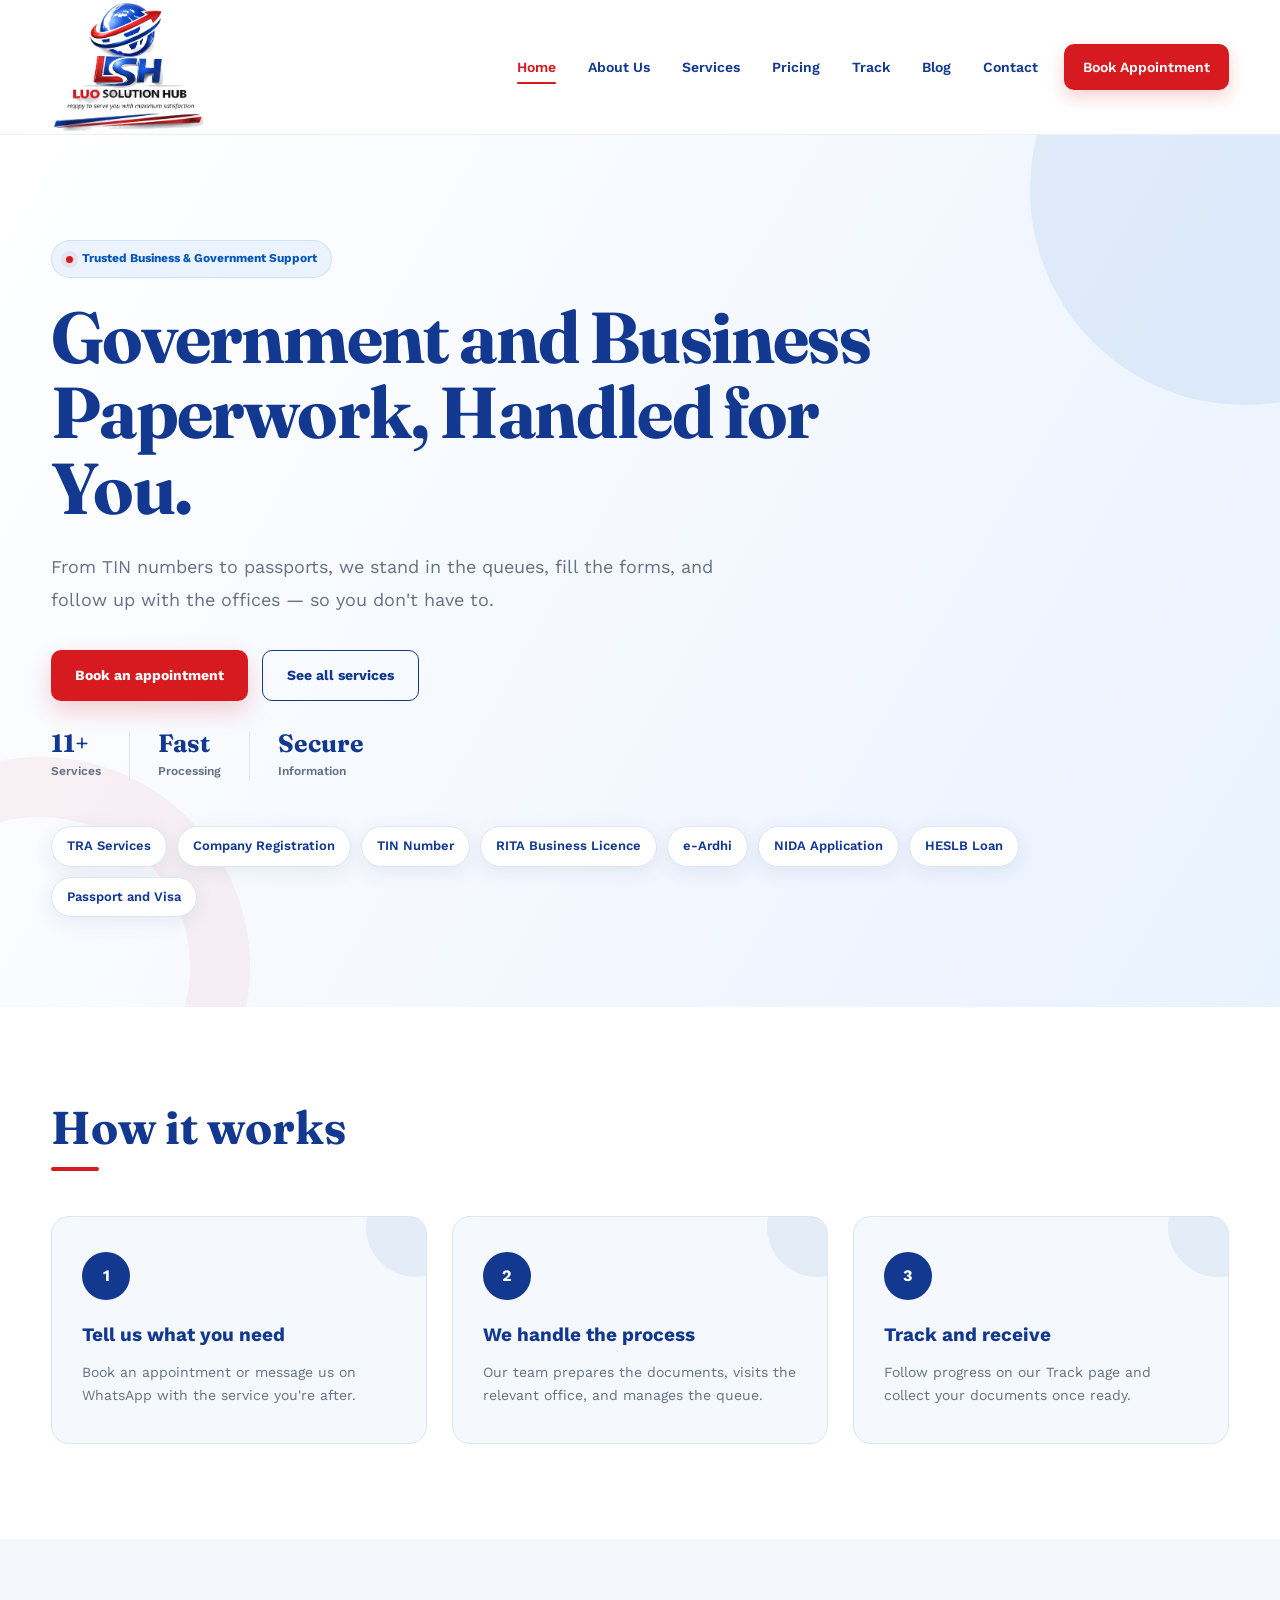
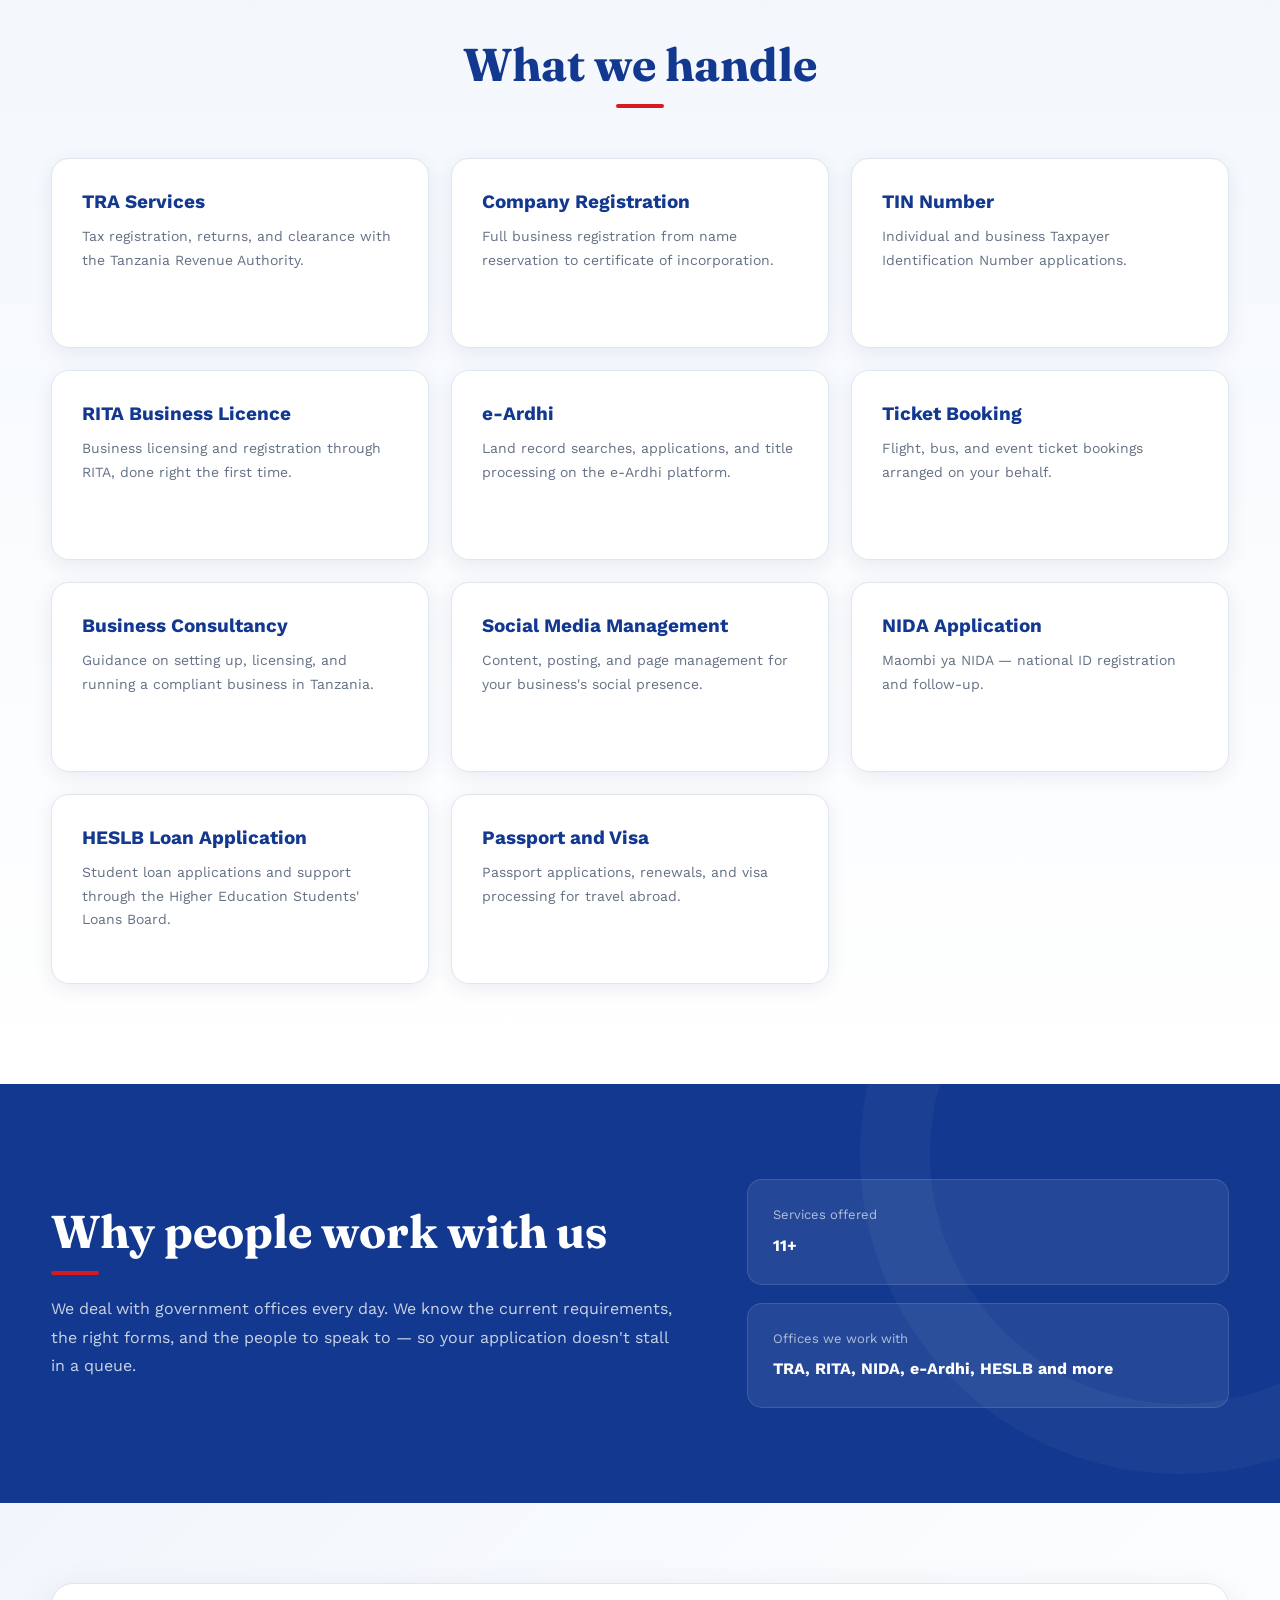
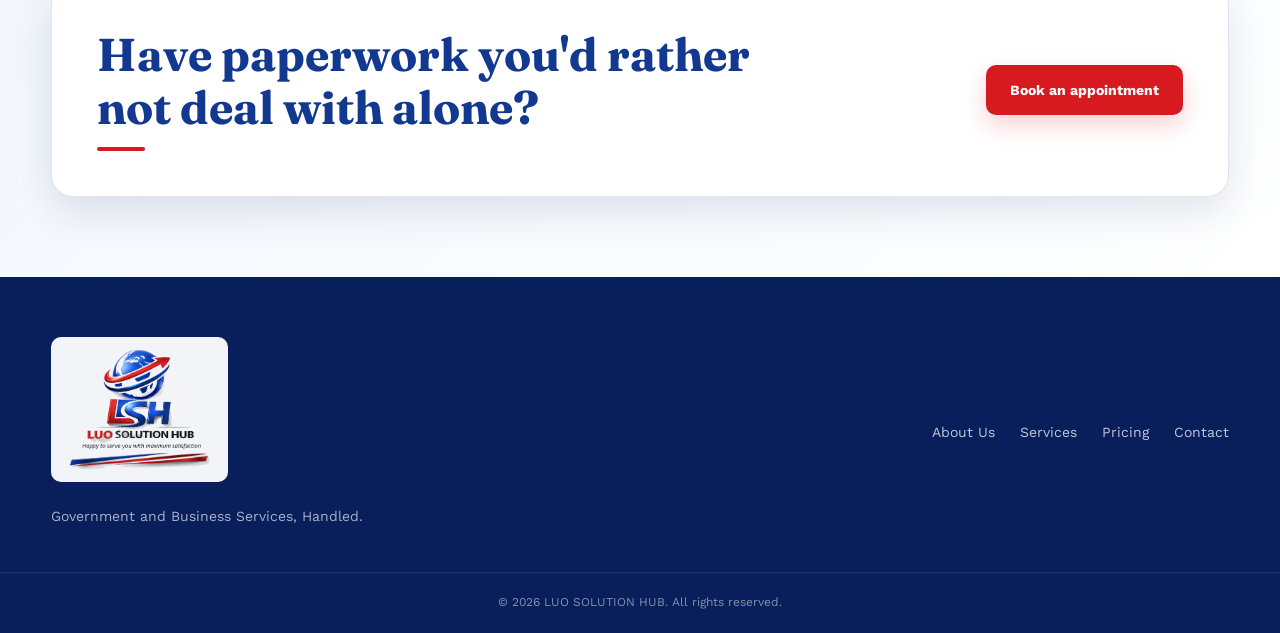
<file: index.html>
<!DOCTYPE html>
<html lang="en">
<head>
  <meta charset="UTF-8">
  <meta name="viewport" content="width=device-width, initial-scale=1.0">
  <title>LUO SOLUTION HUB — Government and Business Services, Handled</title>
  <link rel="preconnect" href="https://fonts.googleapis.com">
  <link rel="preconnect" href="https://fonts.gstatic.com" crossorigin>
  <link href="https://fonts.googleapis.com/css2?family=Fraunces:opsz,wght@9..144,400;9..144,600;9..144,700&family=Work+Sans:wght@400;500;600&display=swap" rel="stylesheet">
  <link rel="stylesheet" href="styles.css">
</head>
<body>

  <header class="site-header">
    <div class="container header-inner">
     <a href="index.html" class="logo">
  <img src="image/logo.png" alt="LUO Solution Hub Logo">
</a>

      <button class="nav-toggle" id="navToggle" aria-label="Open menu" aria-expanded="false">
        <span></span><span></span><span></span>
      </button>

      <nav class="site-nav" id="siteNav">
        <a href="index.html" class="active">Home</a>
        <a href="about.html">About Us</a>
        <a href="services.html">Services</a>
        <a href="pricing.html">Pricing</a>
        <a href="track.html">Track</a>
        <a href="blog.html">Blog</a>
        <a href="contact.html">Contact</a>
        <a href="booking.html" class="nav-cta">Book Appointment</a>
      </nav>
    </div>
  </header>

  <main>
    <!-- HERO -->
    <section class="hero">
  <div class="container hero-inner">

    <div class="hero-badge">
      <span></span>
      Trusted Business & Government Support
    </div>
        <div class="hero-text">
          <h1>Government and Business Paperwork, Handled for You.</h1>
          <p class="hero-sub">
            From TIN numbers to passports, we stand in the queues, fill the forms,
            and follow up with the offices — so you don't have to.
          </p>
          <div class="hero-actions">
  <a href="booking.html" class="btn btn-primary">
    Book an appointment
  </a>

  <a href="services.html" class="btn btn-ghost">
    See all services
  </a>
</div>

<div class="hero-trust">

  <div>
    <strong>11+</strong>
    <span>Services</span>
  </div>

  <div>
    <strong>Fast</strong>
    <span>Processing</span>
  </div>

  <div>
    <strong>Secure</strong>
    <span>Information</span>
  </div>

</div>
        </div>

        <div class="service-chips" aria-label="Our core services">
          <a href="services.html#tra" class="chip">TRA Services</a>
          <a href="services.html#registration" class="chip">Company Registration</a>
          <a href="services.html#tin" class="chip">TIN Number</a>
          <a href="services.html#rita" class="chip">RITA Business Licence</a>
          <a href="services.html#eardhi" class="chip">e-Ardhi</a>
          <a href="services.html#nida" class="chip">NIDA Application</a>
          <a href="services.html#heslb" class="chip">HESLB Loan</a>
          <a href="services.html#visa" class="chip">Passport and Visa</a>
        </div>
      </div>
    </section>

    <!-- HOW IT WORKS -->
    <section class="how-it-works">
      <div class="container">
        <h2>How it works</h2>
        <ol class="steps">
          <li>
            <span class="step-num">1</span>
            <h3>Tell us what you need</h3>
            <p>Book an appointment or message us on WhatsApp with the service you're after.</p>
          </li>
          <li>
            <span class="step-num">2</span>
            <h3>We handle the process</h3>
            <p>Our team prepares the documents, visits the relevant office, and manages the queue.</p>
          </li>
          <li>
            <span class="step-num">3</span>
            <h3>Track and receive</h3>
            <p>Follow progress on our Track page and collect your documents once ready.</p>
          </li>
        </ol>
      </div>
    </section>

    <!-- SERVICES -->
    <section class="services" id="services-preview">
      <div class="container">
        <h2>What we handle</h2>
        <div class="services-grid">
          <div class="service-card">
            <h3>TRA Services</h3>
            <p>Tax registration, returns, and clearance with the Tanzania Revenue Authority.</p>
          </div>
          <div class="service-card">
            <h3>Company Registration</h3>
            <p>Full business registration from name reservation to certificate of incorporation.</p>
          </div>
          <div class="service-card">
            <h3>TIN Number</h3>
            <p>Individual and business Taxpayer Identification Number applications.</p>
          </div>
          <div class="service-card">
            <h3>RITA Business Licence</h3>
            <p>Business licensing and registration through RITA, done right the first time.</p>
          </div>
          <div class="service-card">
            <h3>e-Ardhi</h3>
            <p>Land record searches, applications, and title processing on the e-Ardhi platform.</p>
          </div>
          <div class="service-card">
            <h3>Ticket Booking</h3>
            <p>Flight, bus, and event ticket bookings arranged on your behalf.</p>
          </div>
          <div class="service-card">
            <h3>Business Consultancy</h3>
            <p>Guidance on setting up, licensing, and running a compliant business in Tanzania.</p>
          </div>
          <div class="service-card">
            <h3>Social Media Management</h3>
            <p>Content, posting, and page management for your business's social presence.</p>
          </div>
          <div class="service-card">
            <h3>NIDA Application</h3>
            <p>Maombi ya NIDA — national ID registration and follow-up.</p>
          </div>
          <div class="service-card">
            <h3>HESLB Loan Application</h3>
            <p>Student loan applications and support through the Higher Education Students' Loans Board.</p>
          </div>
          <div class="service-card">
            <h3>Passport and Visa</h3>
            <p>Passport applications, renewals, and visa processing for travel abroad.</p>
          </div>
        </div>
      </div>
    </section>

    <!-- TRUST -->
    <section class="trust">
      <div class="container trust-inner">
        <div>
          <h2>Why people work with us</h2>
          <p>
            We deal with government offices every day. We know the current
            requirements, the right forms, and the people to speak to —
            so your application doesn't stall in a queue.
          </p>
        </div>
        <dl class="trust-stats">
          <div>
            <dt>Services offered</dt>
            <dd>11+</dd>
          </div>
          <div>
            <dt>Offices we work with</dt>
            <dd>TRA, RITA, NIDA, e-Ardhi, HESLB and more</dd>
          </div>
        </dl>
      </div>
    </section>

    <!-- CTA -->
    <section class="cta-band">
      <div class="container cta-inner">
        <h2>Have paperwork you'd rather not deal with alone?</h2>
        <a href="booking.html" class="btn btn-primary">Book an appointment</a>
      </div>
    </section>
  </main>

  <footer class="site-footer">
    <div class="container footer-inner">
      <div>
        <a href="index.html" class="logo footer-logo">
  <img src="image/logo.png" alt="LUO Solution Hub Logo">
</a>
        <p>Government and Business Services, Handled.</p>
      </div>
      <nav class="footer-nav">
        <a href="about.html">About Us</a>
        <a href="services.html">Services</a>
        <a href="pricing.html">Pricing</a>
        <a href="contact.html">Contact</a>
      </nav>
    </div>
    <p class="footer-bottom">&copy; 2026 LUO SOLUTION HUB. All rights reserved.</p>
  </footer>

  <script src="script.js"></script>
</body>
</html>
</file>
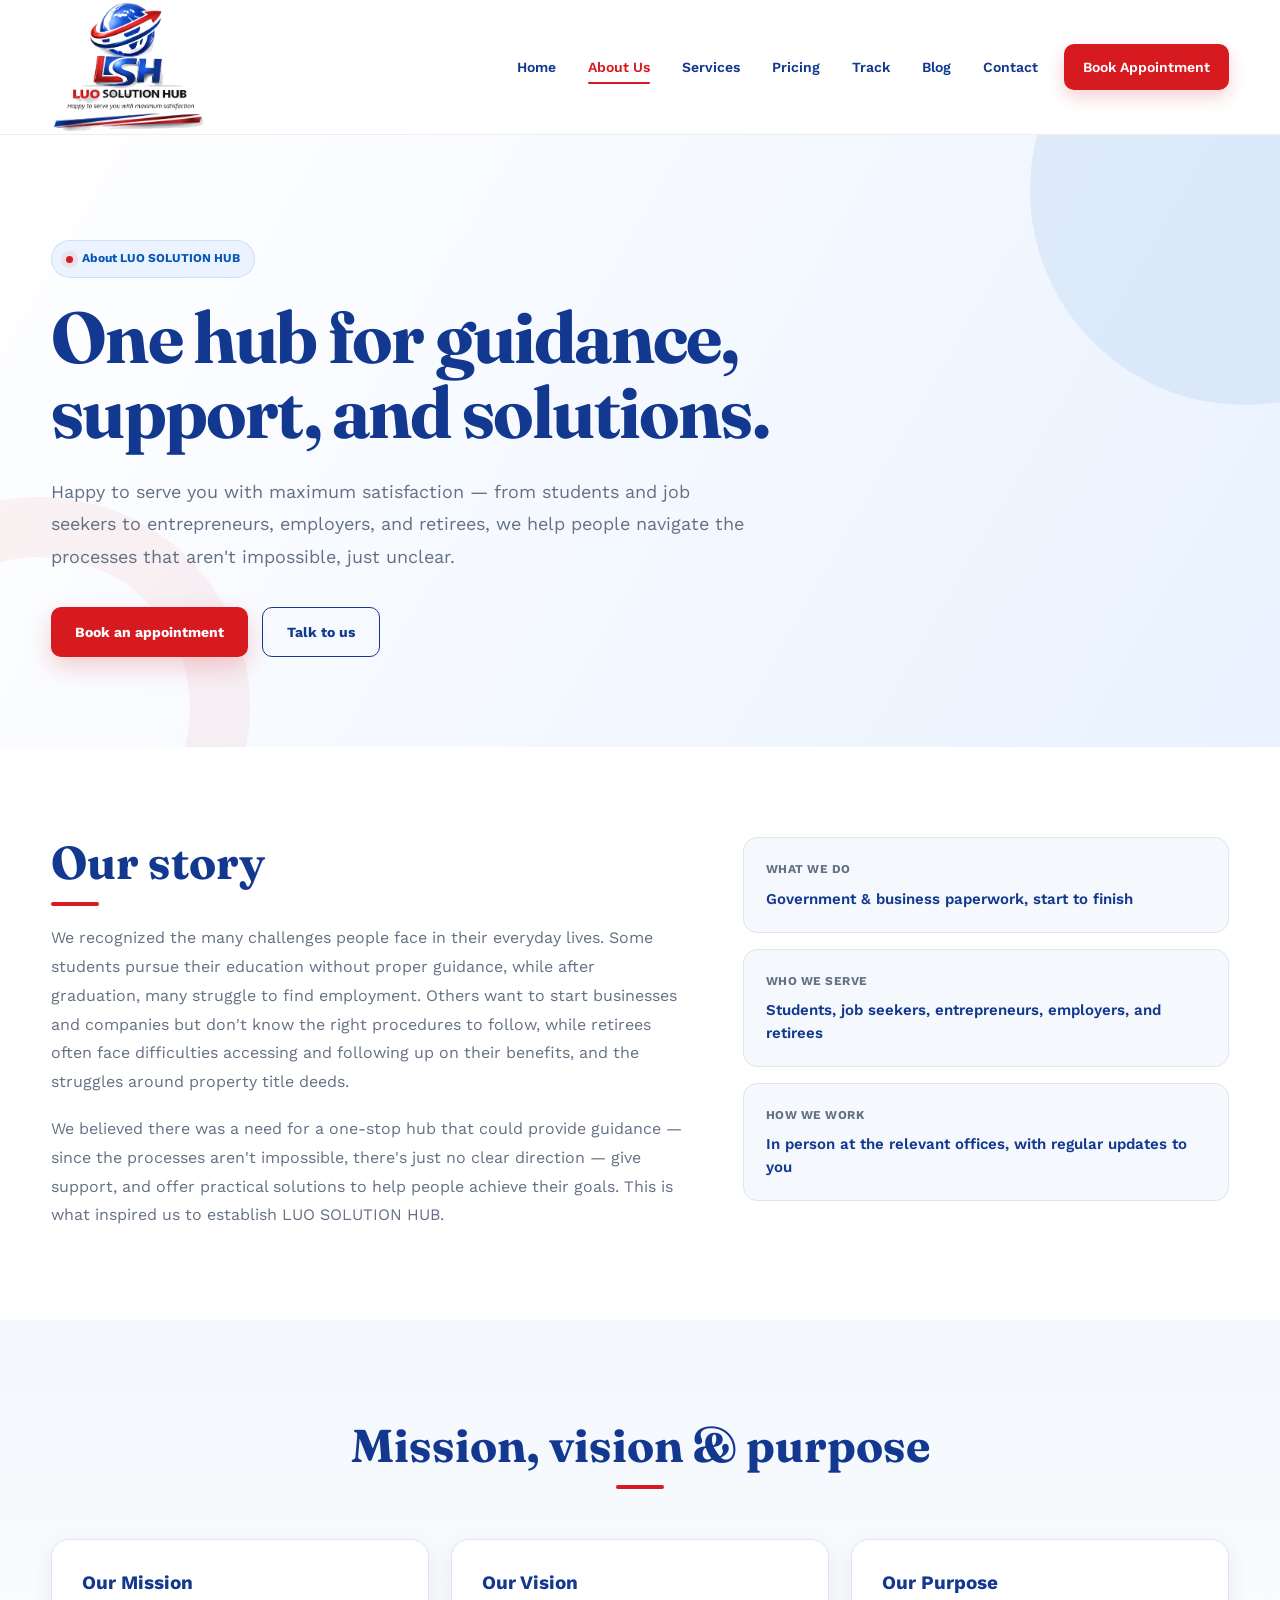
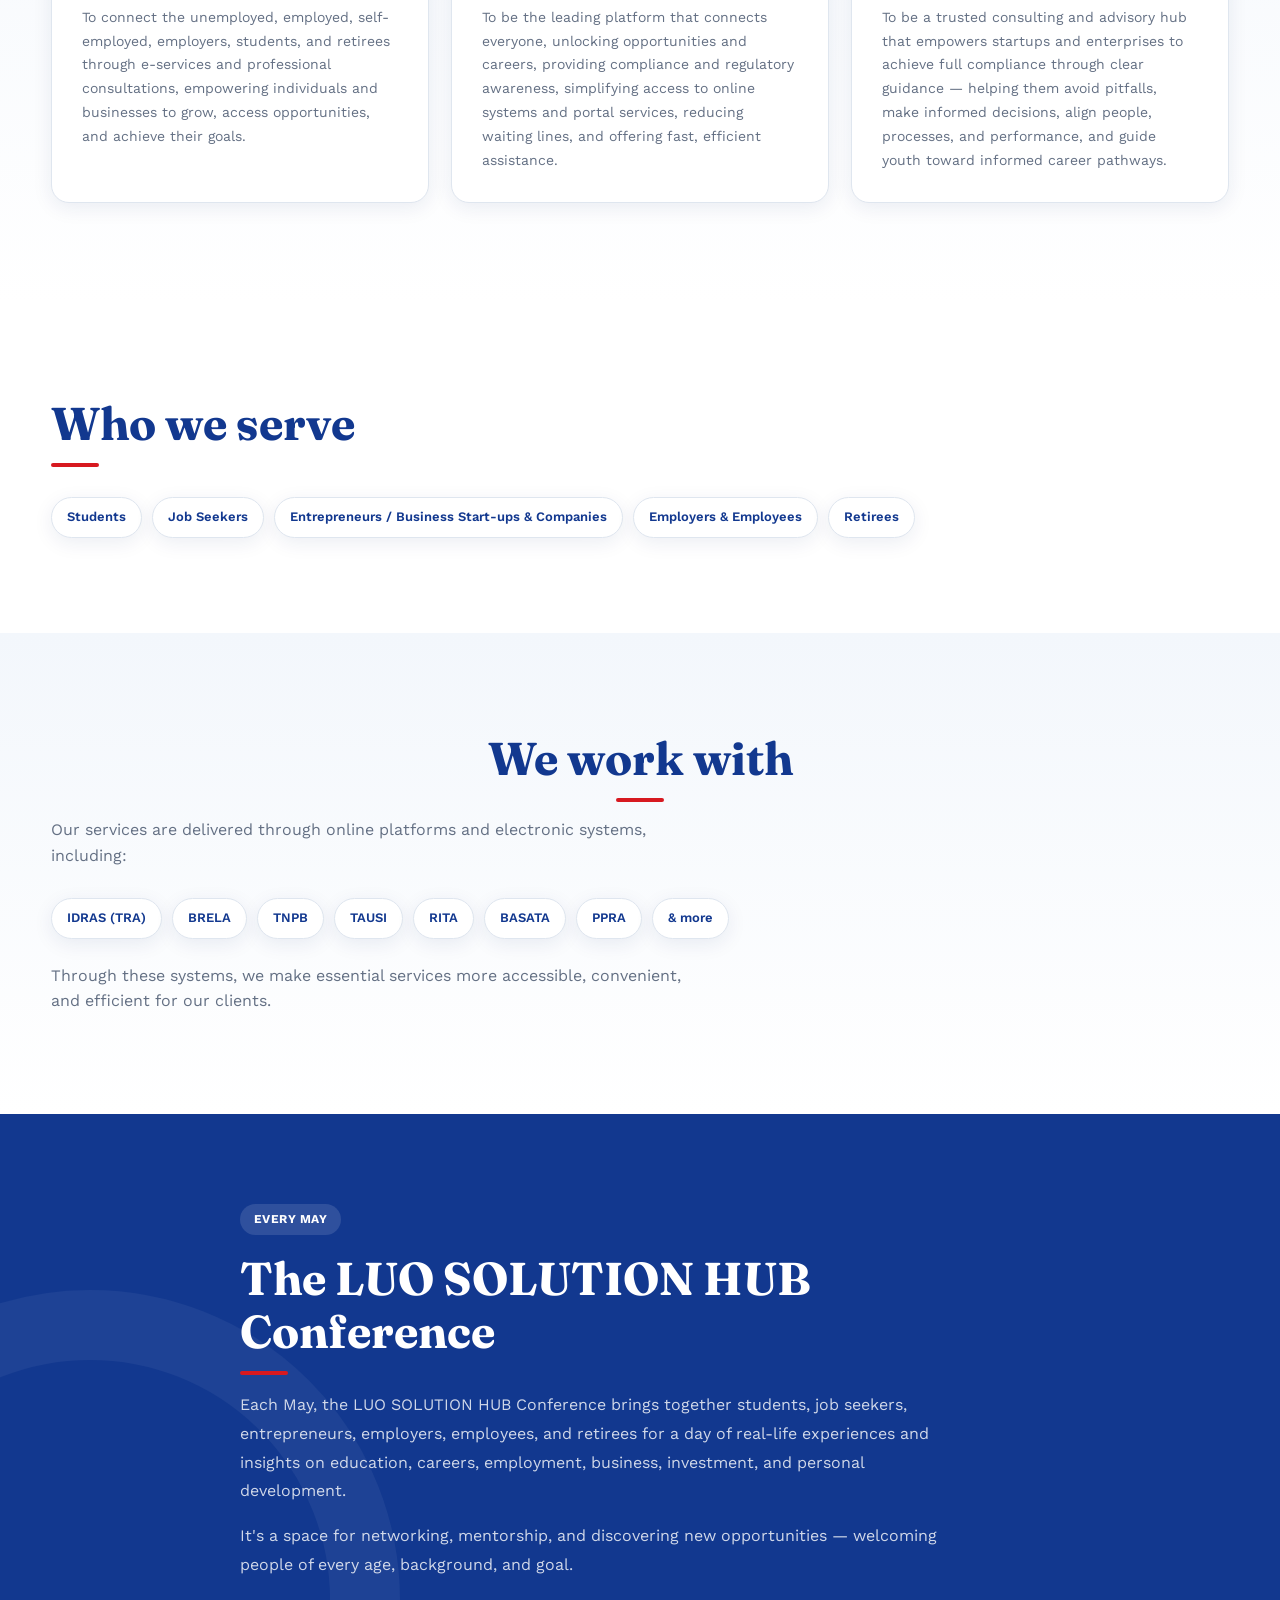
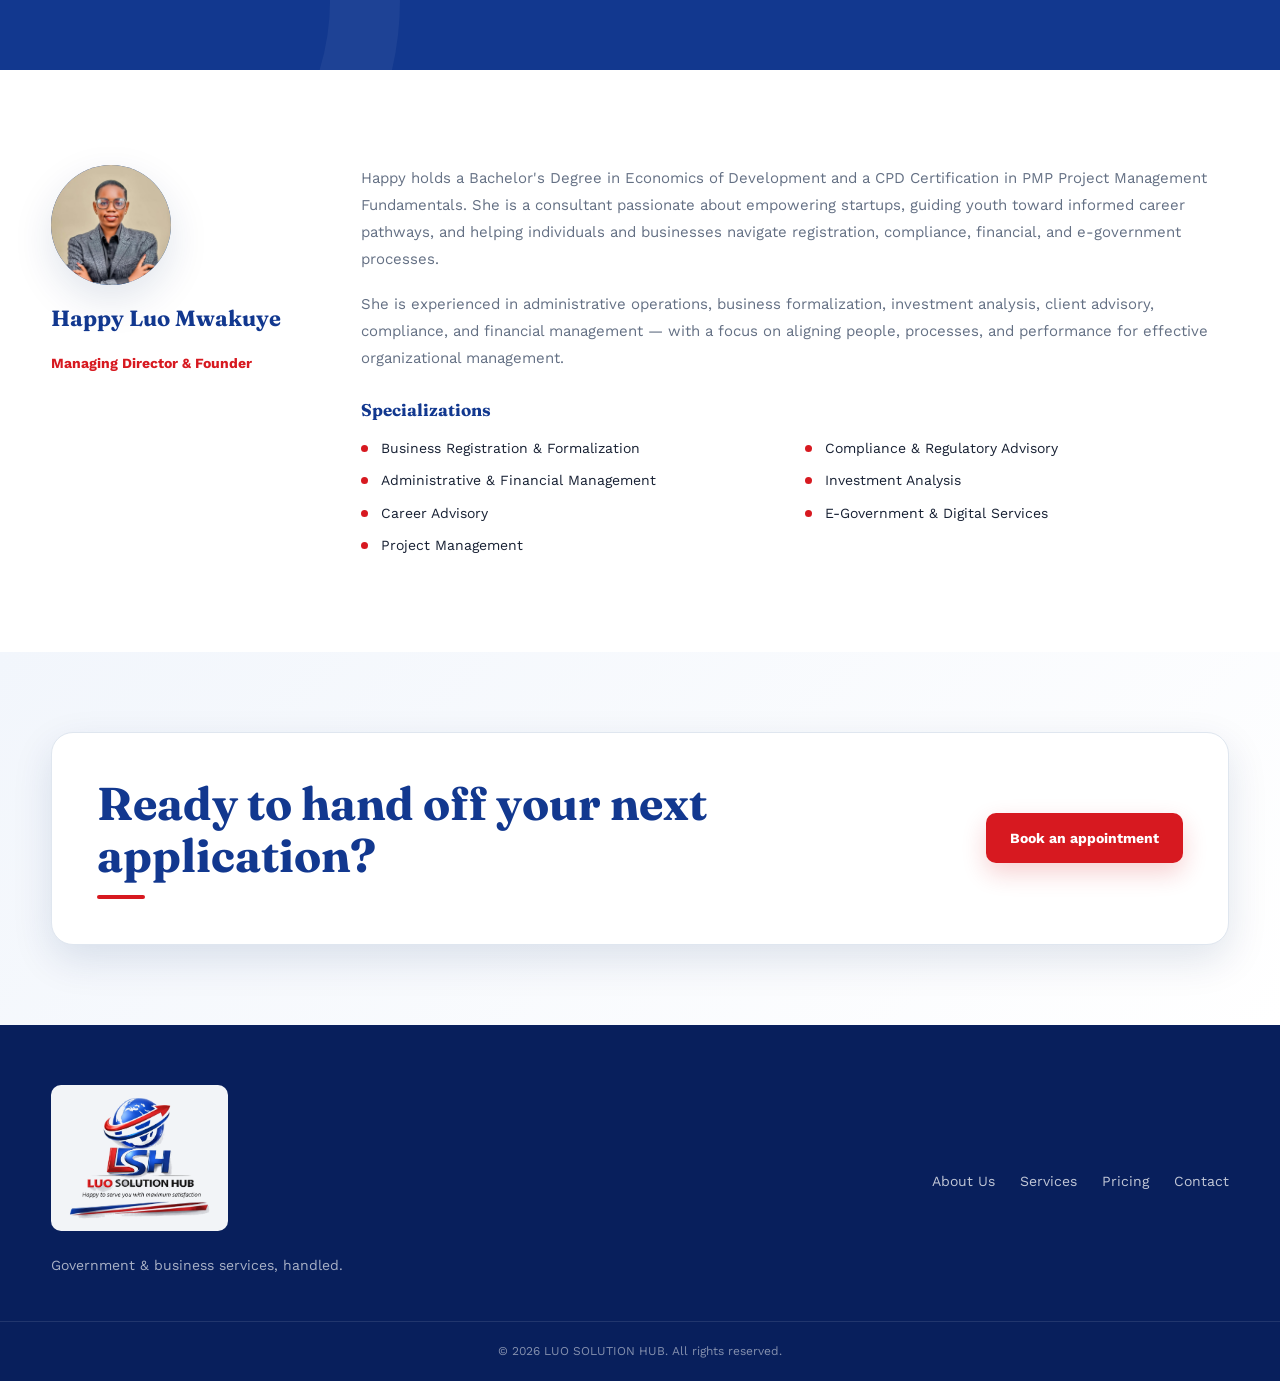
<file: about.html>
<!DOCTYPE html>
<html lang="en">
<head>
  <meta charset="UTF-8">
  <meta name="viewport" content="width=device-width, initial-scale=1.0">
  <title>About Us — LUO SOLUTION HUB</title>
  <link rel="preconnect" href="https://fonts.googleapis.com">
  <link rel="preconnect" href="https://fonts.gstatic.com" crossorigin>
  <link href="https://fonts.googleapis.com/css2?family=Fraunces:opsz,wght@9..144,400;9..144,600;9..144,700&family=Work+Sans:wght@400;500;600&display=swap" rel="stylesheet">
  <link rel="stylesheet" href="styles.css">
</head>
<body>

  <header class="site-header">
    <div class="container header-inner">
      <a href="index.html" class="logo">
        <img src="image/logo.png" alt="LUO Solution Hub Logo">
      </a>

      <button class="nav-toggle" id="navToggle" aria-label="Open menu" aria-expanded="false">
        <span></span><span></span><span></span>
      </button>

      <nav class="site-nav" id="siteNav">
        <a href="index.html">Home</a>
        <a href="about.html" class="active">About Us</a>
        <a href="services.html">Services</a>
        <a href="pricing.html">Pricing</a>
        <a href="track.html">Track</a>
        <a href="blog.html">Blog</a>
        <a href="contact.html">Contact</a>
        <a href="booking.html" class="nav-cta">Book Appointment</a>
      </nav>
    </div>
  </header>

  <main>
    <!-- HERO -->
    <section class="hero">
      <div class="container hero-inner">

        <div class="hero-badge">
          <span></span>
          About LUO SOLUTION HUB
        </div>

        <div class="hero-text">
          <h1>One hub for guidance, support, and solutions.</h1>
          <p class="hero-sub">
            Happy to serve you with maximum satisfaction — from students and
            job seekers to entrepreneurs, employers, and retirees, we help
            people navigate the processes that aren't impossible, just
            unclear.
          </p>
          <div class="hero-actions">
            <a href="booking.html" class="btn btn-primary">Book an appointment</a>
            <a href="contact.html" class="btn btn-ghost">Talk to us</a>
          </div>
        </div>

      </div>
    </section>

    <!-- OUR STORY -->
    <section class="about-story">
      <div class="container about-story-inner">
        <div class="about-story-text">
          <h2>Our story</h2>
          <p>
            We recognized the many challenges people face in their everyday
            lives. Some students pursue their education without proper
            guidance, while after graduation, many struggle to find
            employment. Others want to start businesses and companies but
            don't know the right procedures to follow, while retirees often
            face difficulties accessing and following up on their benefits,
            and the struggles around property title deeds.
          </p>
          <p>
            We believed there was a need for a one-stop hub that could
            provide guidance — since the processes aren't impossible, there's
            just no clear direction — give support, and offer practical
            solutions to help people achieve their goals. This is what
            inspired us to establish LUO SOLUTION HUB.
          </p>
        </div>
        <dl class="about-story-facts">
          <div>
            <dt>What we do</dt>
            <dd>Government &amp; business paperwork, start to finish</dd>
          </div>
          <div>
            <dt>Who we serve</dt>
            <dd>Students, job seekers, entrepreneurs, employers, and retirees</dd>
          </div>
          <div>
            <dt>How we work</dt>
            <dd>In person at the relevant offices, with regular updates to you</dd>
          </div>
        </dl>
      </div>
    </section>

    <!-- MISSION / VISION / PURPOSE -->
    <section class="services">
      <div class="container">
        <h2>Mission, vision &amp; purpose</h2>
        <div class="services-grid">
          <div class="service-card">
            <h3>Our Mission</h3>
            <p>
              To connect the unemployed, employed, self-employed, employers,
              students, and retirees through e-services and professional
              consultations, empowering individuals and businesses to grow,
              access opportunities, and achieve their goals.
            </p>
          </div>
          <div class="service-card">
            <h3>Our Vision</h3>
            <p>
              To be the leading platform that connects everyone, unlocking
              opportunities and careers, providing compliance and regulatory
              awareness, simplifying access to online systems and portal
              services, reducing waiting lines, and offering fast, efficient
              assistance.
            </p>
          </div>
          <div class="service-card">
            <h3>Our Purpose</h3>
            <p>
              To be a trusted consulting and advisory hub that empowers
              startups and enterprises to achieve full compliance through
              clear guidance — helping them avoid pitfalls, make informed
              decisions, align people, processes, and performance, and guide
              youth toward informed career pathways.
            </p>
          </div>
        </div>
      </div>
    </section>

    <!-- WHO WE SERVE -->
    <section class="how-it-works">
      <div class="container">
        <h2>Who we serve</h2>
        <div class="chip-row">
          <span class="chip-static">Students</span>
          <span class="chip-static">Job Seekers</span>
          <span class="chip-static">Entrepreneurs / Business Start-ups &amp; Companies</span>
          <span class="chip-static">Employers &amp; Employees</span>
          <span class="chip-static">Retirees</span>
        </div>
      </div>
    </section>

    <!-- PLATFORMS WE WORK WITH -->
    <section class="services">
      <div class="container">
        <h2>We work with</h2>
        <p style="color:var(--muted); max-width:65ch; margin-bottom: 0;">
          Our services are delivered through online platforms and electronic
          systems, including:
        </p>
        <div class="chip-row">
          <span class="chip-static">IDRAS (TRA)</span>
          <span class="chip-static">BRELA</span>
          <span class="chip-static">TNPB</span>
          <span class="chip-static">TAUSI</span>
          <span class="chip-static">RITA</span>
          <span class="chip-static">BASATA</span>
          <span class="chip-static">PPRA</span>
          <span class="chip-static">&amp; more</span>
        </div>
        <p style="color:var(--muted); max-width:65ch; margin-top: 24px; margin-bottom: 0;">
          Through these systems, we make essential services more accessible,
          convenient, and efficient for our clients.
        </p>
      </div>
    </section>

    <!-- OUR CONFERENCE -->
    <section class="conference-band">
      <div class="container conference-inner">
        <span class="conference-badge">Every May</span>
        <h2>The LUO SOLUTION HUB Conference</h2>
        <p>
          Each May, the LUO SOLUTION HUB Conference brings together students,
          job seekers, entrepreneurs, employers, employees, and retirees for
          a day of real-life experiences and insights on education, careers,
          employment, business, investment, and personal development.
        </p>
        <p>
          It's a space for networking, mentorship, and discovering new
          opportunities — welcoming people of every age, background, and
          goal.
        </p>
      </div>
    </section>

    <!-- LEADERSHIP -->
    <section class="leadership">
      <div class="container leadership-inner">

        <div class="leadership-profile">
          <div class="avatar-circle">
            <img src="image/founder.jpg" alt="Happy Luo Mwakuye — Managing Director & Founder">
          </div>
          <h3>Happy Luo Mwakuye</h3>
          <span>Managing Director &amp; Founder</span>
        </div>

        <div class="leadership-body">
          <p>
            Happy holds a Bachelor's Degree in Economics of Development and a
            CPD Certification in PMP Project Management Fundamentals. She is
            a consultant passionate about empowering startups, guiding youth
            toward informed career pathways, and helping individuals and
            businesses navigate registration, compliance, financial, and
            e-government processes.
          </p>
          <p>
            She is experienced in administrative operations, business
            formalization, investment analysis, client advisory, compliance,
            and financial management — with a focus on aligning people,
            processes, and performance for effective organizational
            management.
          </p>

          <h4>Specializations</h4>
          <ul>
            <li>Business Registration &amp; Formalization</li>
            <li>Compliance &amp; Regulatory Advisory</li>
            <li>Administrative &amp; Financial Management</li>
            <li>Investment Analysis</li>
            <li>Career Advisory</li>
            <li>E-Government &amp; Digital Services</li>
            <li>Project Management</li>
          </ul>
        </div>

      </div>
    </section>

    <!-- CTA -->
    <section class="cta-band">
      <div class="container cta-inner">
        <h2>Ready to hand off your next application?</h2>
        <a href="booking.html" class="btn btn-primary">Book an appointment</a>
      </div>
    </section>
  </main>

  <footer class="site-footer">
    <div class="container footer-inner">
      <div>
        <a href="index.html" class="logo footer-logo">
          <img src="image/logo.png" alt="LUO Solution Hub Logo">
        </a>
        <p>Government &amp; business services, handled.</p>
      </div>
      <nav class="footer-nav">
        <a href="about.html">About Us</a>
        <a href="services.html">Services</a>
        <a href="pricing.html">Pricing</a>
        <a href="contact.html">Contact</a>
      </nav>
    </div>
    <p class="footer-bottom">&copy; 2026 LUO SOLUTION HUB. All rights reserved.</p>
  </footer>

  <script src="script.js"></script>
</body>
</html>
</file>
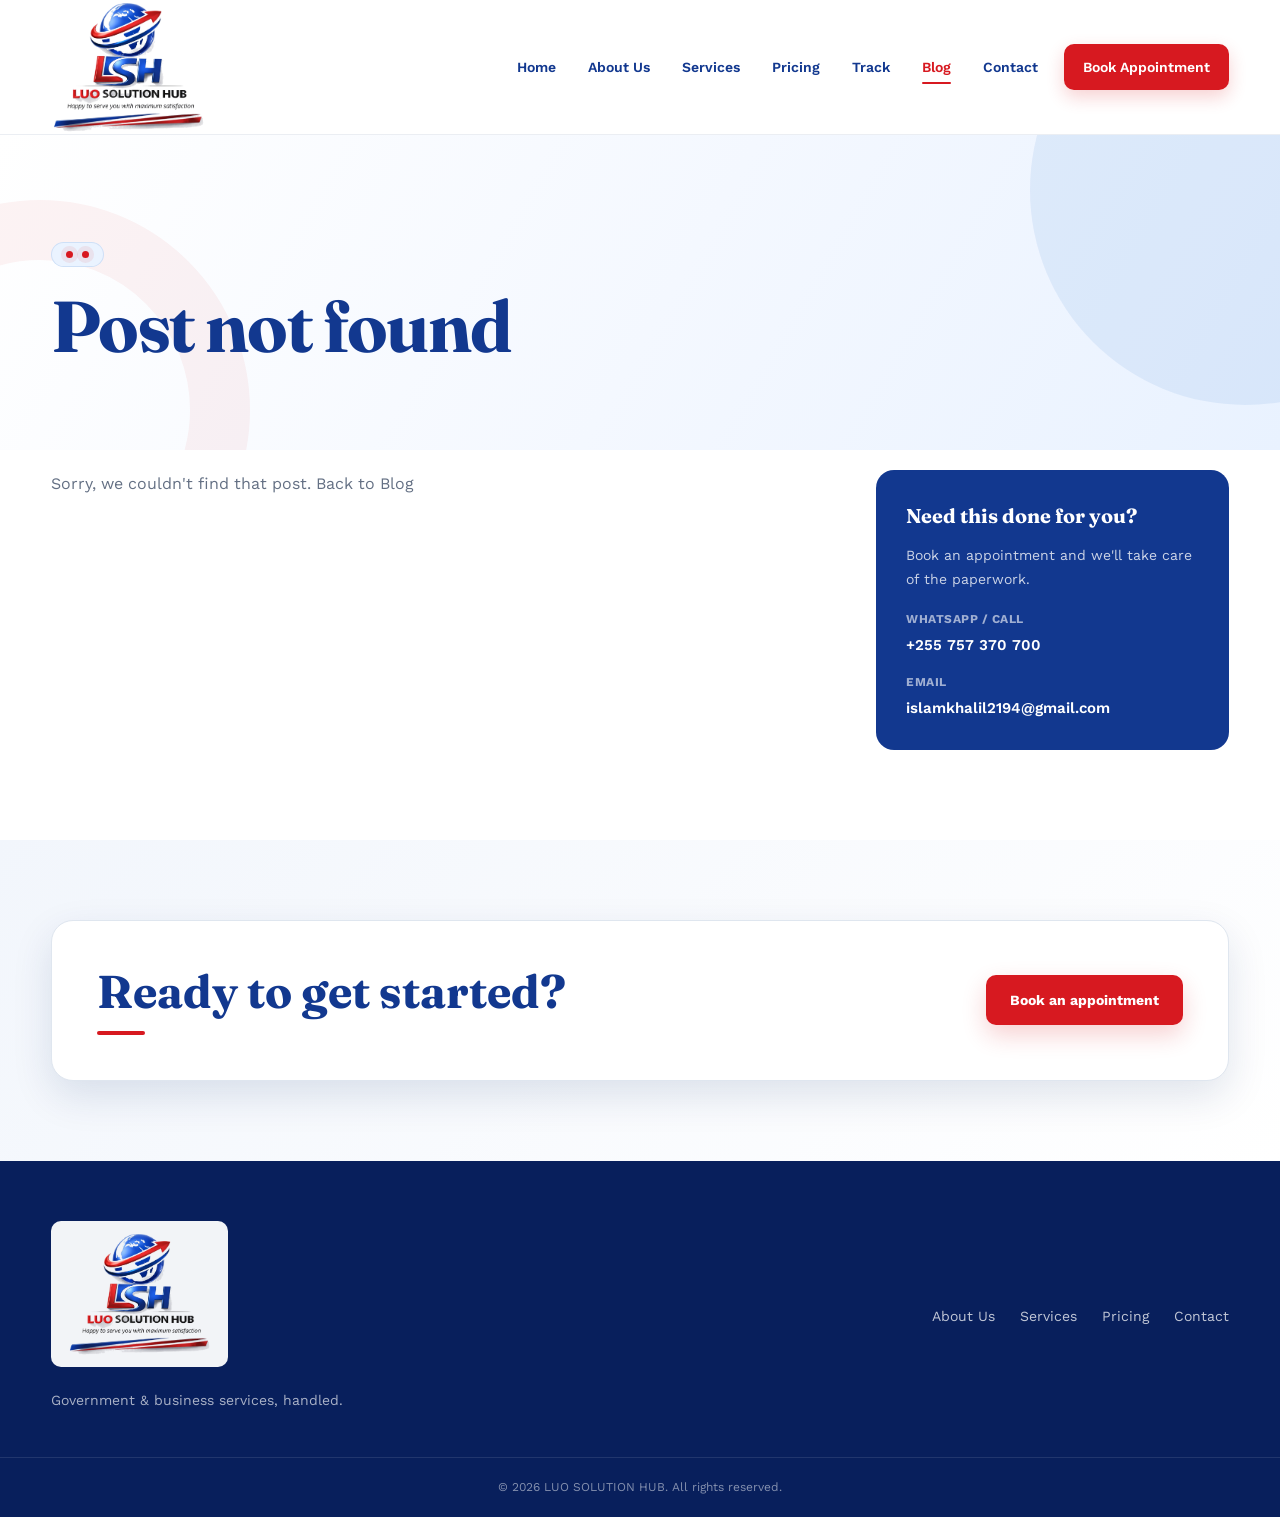
<file: blog-post.html>
<!DOCTYPE html>
<html lang="en">
<head>
  <meta charset="UTF-8">
  <meta name="viewport" content="width=device-width, initial-scale=1.0">
  <title>Blog — LUO SOLUTION HUB</title>
  <link rel="preconnect" href="https://fonts.googleapis.com">
  <link rel="preconnect" href="https://fonts.gstatic.com" crossorigin>
  <link href="https://fonts.googleapis.com/css2?family=Fraunces:opsz,wght@9..144,400;9..144,600;9..144,700&family=Work+Sans:wght@400;500;600&display=swap" rel="stylesheet">
  <link rel="stylesheet" href="styles.css">
</head>
<body>

  <header class="site-header">
    <div class="container header-inner">
      <a href="index.html" class="logo">
        <img src="image/logo.png" alt="LUO Solution Hub Logo">
      </a>

      <button class="nav-toggle" id="navToggle" aria-label="Open menu" aria-expanded="false">
        <span></span><span></span><span></span>
      </button>

      <nav class="site-nav" id="siteNav">
        <a href="index.html">Home</a>
        <a href="about.html">About Us</a>
        <a href="services.html">Services</a>
        <a href="pricing.html">Pricing</a>
        <a href="track.html">Track</a>
        <a href="blog.html" class="active">Blog</a>
        <a href="contact.html">Contact</a>
        <a href="booking.html" class="nav-cta">Book Appointment</a>
      </nav>
    </div>
  </header>

  <main>
    <!-- ARTICLE HERO (filled in by script.js) -->
    <section class="hero article-hero">
      <div class="container hero-inner">

        <div class="hero-badge">
          <span></span>
          <span id="postTag">Guide</span>
        </div>

        <div class="hero-text">
          <h1 id="postTitle">Loading…</h1>
        </div>

      </div>
    </section>

    <!-- ARTICLE BODY -->
    <section class="article-section">
      <div class="container article-inner">

        <article class="article-body" id="postBody">
          <!-- Post content is inserted here by script.js -->
        </article>

        <aside class="article-sidebar">
          <div class="form-aside">
            <h3>Need this done for you?</h3>
            <p>Book an appointment and we'll take care of the paperwork.</p>
            <ul class="contact-list">
              <li>
                <strong>WhatsApp / Call</strong>
                <a href="tel:+255757370700">+255 757 370 700</a>
              </li>
              <li>
                <strong>Email</strong>
                <a href="mailto:islamkhalil2194@gmail.com">islamkhalil2194@gmail.com</a>
              </li>
            </ul>
          </div>
        </aside>

      </div>
    </section>

    <!-- CTA -->
    <section class="cta-band">
      <div class="container cta-inner">
        <h2>Ready to get started?</h2>
        <a href="booking.html" class="btn btn-primary">Book an appointment</a>
      </div>
    </section>
  </main>

  <footer class="site-footer">
    <div class="container footer-inner">
      <div>
        <a href="index.html" class="logo footer-logo">
          <img src="image/logo.png" alt="LUO Solution Hub Logo">
        </a>
        <p>Government &amp; business services, handled.</p>
      </div>
      <nav class="footer-nav">
        <a href="about.html">About Us</a>
        <a href="services.html">Services</a>
        <a href="pricing.html">Pricing</a>
        <a href="contact.html">Contact</a>
      </nav>
    </div>
    <p class="footer-bottom">&copy; 2026 LUO SOLUTION HUB. All rights reserved.</p>
  </footer>

  <script src="data/posts.js"></script>
  <script src="script.js"></script>
</body>
</html>
</file>
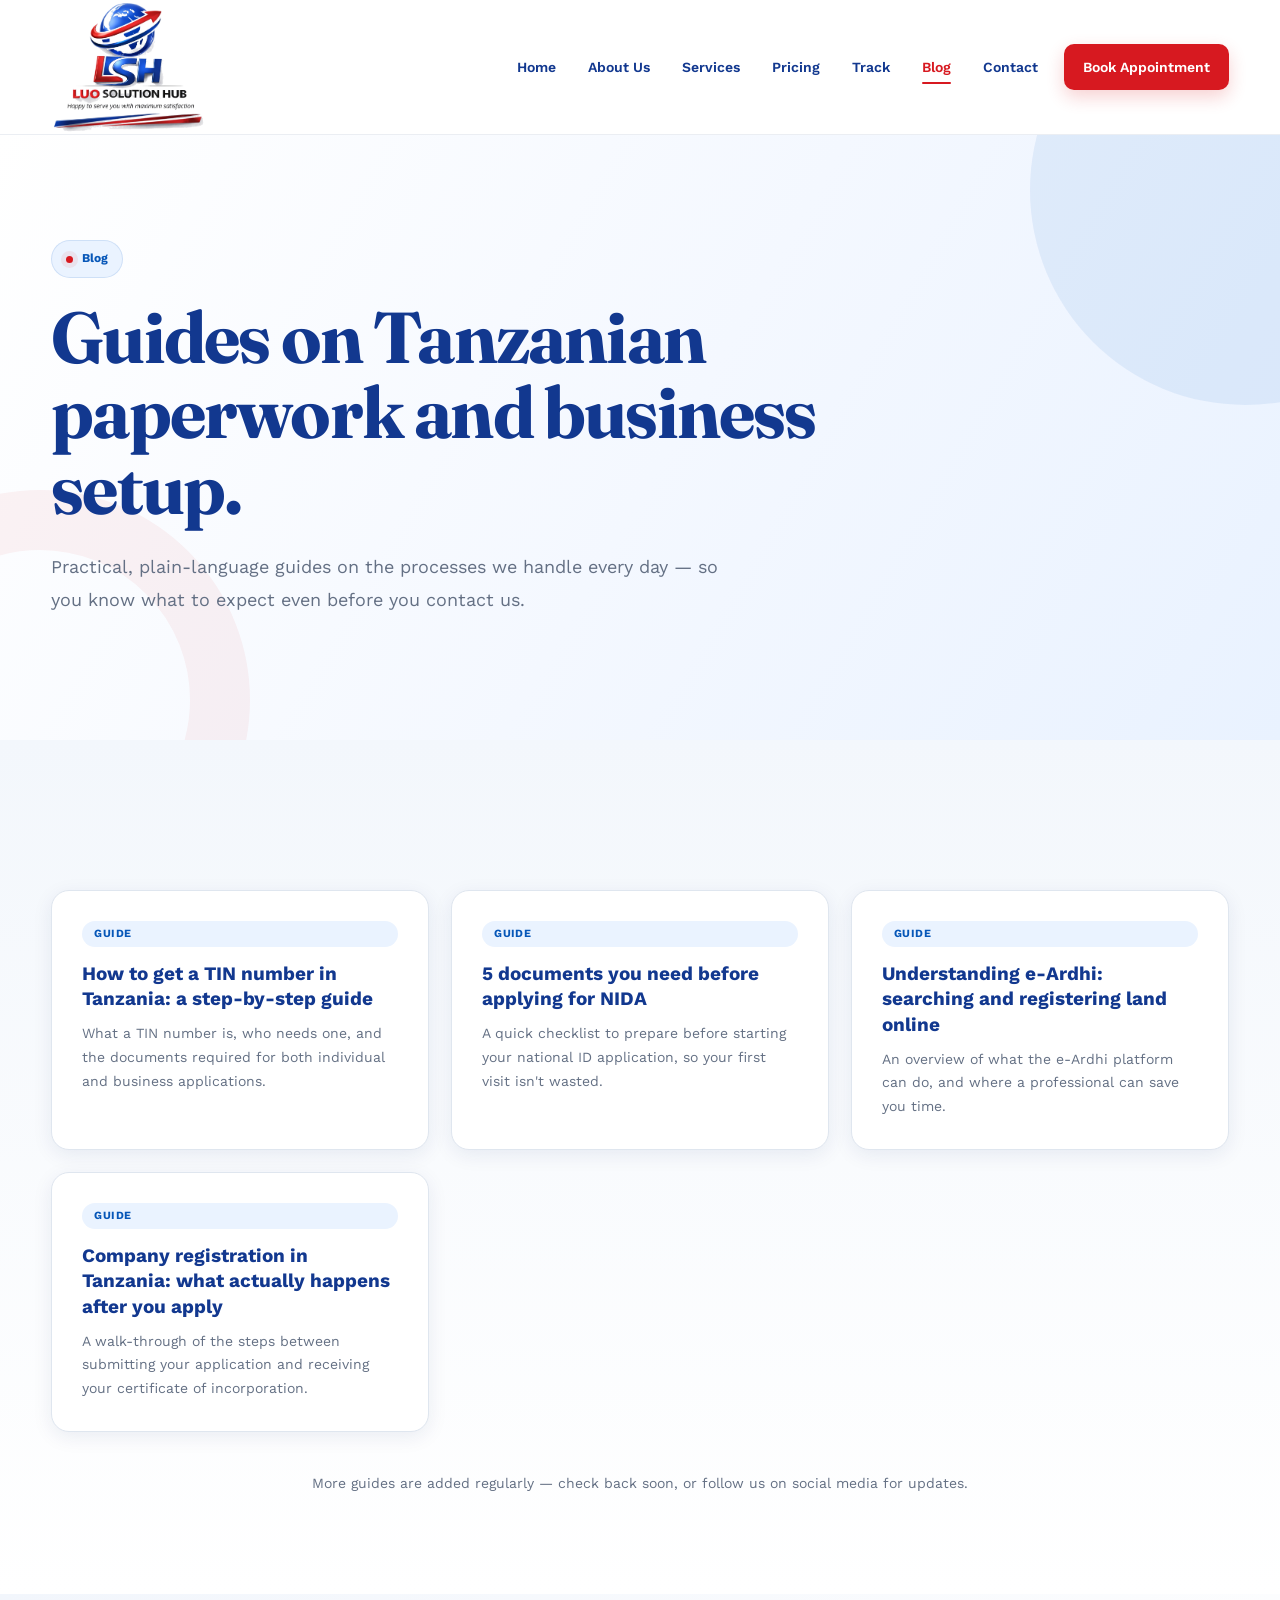
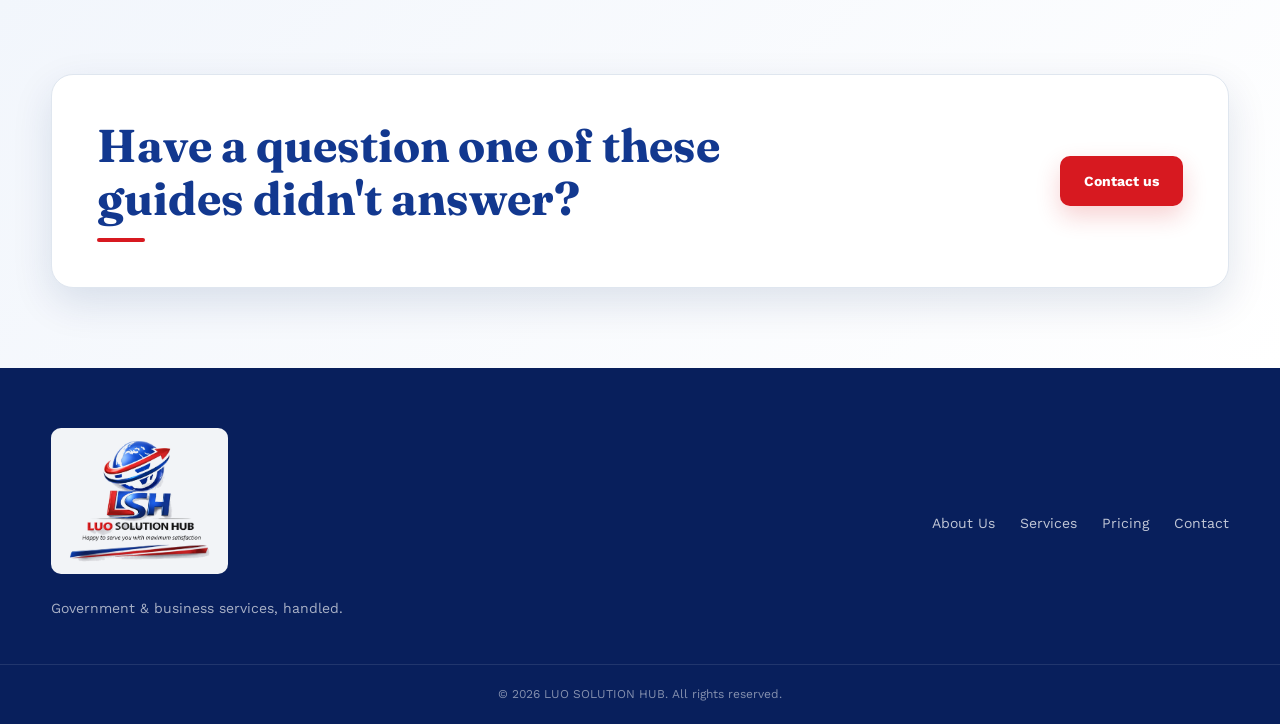
<file: blog.html>
<!DOCTYPE html>
<html lang="en">
<head>
  <meta charset="UTF-8">
  <meta name="viewport" content="width=device-width, initial-scale=1.0">
  <title>Blog — LUO SOLUTION HUB</title>
  <link rel="preconnect" href="https://fonts.googleapis.com">
  <link rel="preconnect" href="https://fonts.gstatic.com" crossorigin>
  <link href="https://fonts.googleapis.com/css2?family=Fraunces:opsz,wght@9..144,400;9..144,600;9..144,700&family=Work+Sans:wght@400;500;600&display=swap" rel="stylesheet">
  <link rel="stylesheet" href="styles.css">
</head>
<body>

  <header class="site-header">
    <div class="container header-inner">
      <a href="index.html" class="logo">
        <img src="image/logo.png" alt="LUO Solution Hub Logo">
      </a>

      <button class="nav-toggle" id="navToggle" aria-label="Open menu" aria-expanded="false">
        <span></span><span></span><span></span>
      </button>

      <nav class="site-nav" id="siteNav">
        <a href="index.html">Home</a>
        <a href="about.html">About Us</a>
        <a href="services.html">Services</a>
        <a href="pricing.html">Pricing</a>
        <a href="track.html">Track</a>
        <a href="blog.html" class="active">Blog</a>
        <a href="contact.html">Contact</a>
        <a href="booking.html" class="nav-cta">Book Appointment</a>
      </nav>
    </div>
  </header>

  <main>
    <!-- HERO -->
    <section class="hero">
      <div class="container hero-inner">

        <div class="hero-badge">
          <span></span>
          Blog
        </div>

        <div class="hero-text">
          <h1>Guides on Tanzanian paperwork and business setup.</h1>
          <p class="hero-sub">
            Practical, plain-language guides on the processes we handle
            every day — so you know what to expect even before you contact us.
          </p>
        </div>

      </div>
    </section>

    <!-- BLOG GRID -->
    <section class="services">
      <div class="container">
        <div class="services-grid blog-grid">

          <article class="service-card blog-card">
            <span class="blog-tag">Guide</span>
            <h3>How to get a TIN number in Tanzania: a step-by-step guide</h3>
            <p>
              What a TIN number is, who needs one, and the documents required
              for both individual and business applications.
            </p>
          </article>

          <article class="service-card blog-card">
            <span class="blog-tag">Guide</span>
            <h3>5 documents you need before applying for NIDA</h3>
            <p>
              A quick checklist to prepare before starting your national ID
              application, so your first visit isn't wasted.
            </p>
          </article>

          <article class="service-card blog-card">
            <span class="blog-tag">Guide</span>
            <h3>Understanding e-Ardhi: searching and registering land online</h3>
            <p>
              An overview of what the e-Ardhi platform can do, and where a
              professional can save you time.
            </p>
          </article>

          <article class="service-card blog-card">
            <span class="blog-tag">Guide</span>
            <h3>Company registration in Tanzania: what actually happens after you apply</h3>
            <p>
              A walk-through of the steps between submitting your application
              and receiving your certificate of incorporation.
            </p>
          </article>

        </div>

        <p class="blog-note">More guides are added regularly — check back soon, or follow us on social media for updates.</p>
      </div>
    </section>

    <!-- CTA -->
    <section class="cta-band">
      <div class="container cta-inner">
        <h2>Have a question one of these guides didn't answer?</h2>
        <a href="contact.html" class="btn btn-primary">Contact us</a>
      </div>
    </section>
  </main>

  <footer class="site-footer">
    <div class="container footer-inner">
      <div>
        <a href="index.html" class="logo footer-logo">
          <img src="image/logo.png" alt="LUO Solution Hub Logo">
        </a>
        <p>Government &amp; business services, handled.</p>
      </div>
      <nav class="footer-nav">
        <a href="about.html">About Us</a>
        <a href="services.html">Services</a>
        <a href="pricing.html">Pricing</a>
        <a href="contact.html">Contact</a>
      </nav>
    </div>
    <p class="footer-bottom">&copy; 2026 LUO SOLUTION HUB. All rights reserved.</p>
  </footer>

  <script src="script.js"></script>
</body>
</html>
</file>
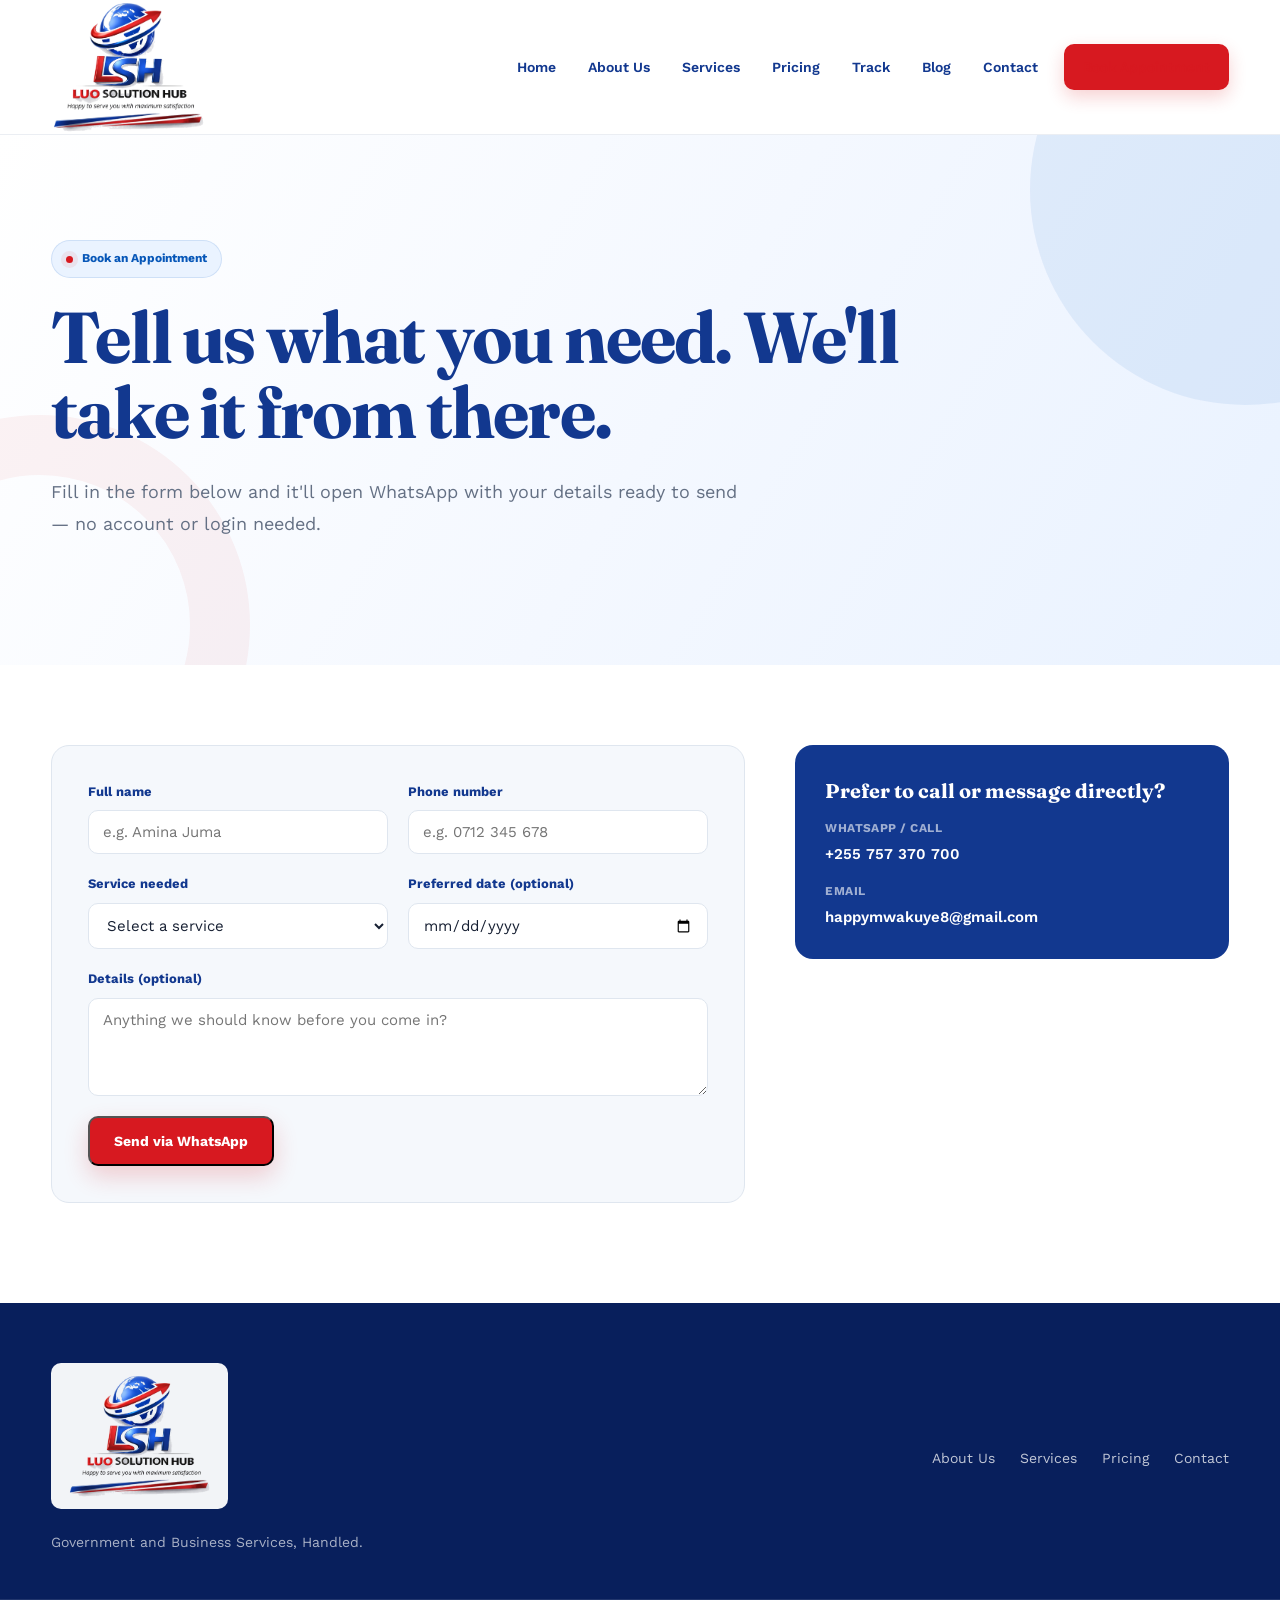
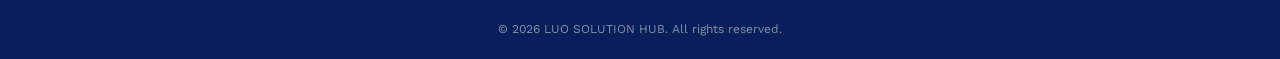
<file: booking.html>
<!DOCTYPE html>
<html lang="en">
<head>
  <meta charset="UTF-8">
  <meta name="viewport" content="width=device-width, initial-scale=1.0">
  <title>Book an Appointment — LUO SOLUTION HUB</title>
  <link rel="preconnect" href="https://fonts.googleapis.com">
  <link rel="preconnect" href="https://fonts.gstatic.com" crossorigin>
  <link href="https://fonts.googleapis.com/css2?family=Fraunces:opsz,wght@9..144,400;9..144,600;9..144,700&family=Work+Sans:wght@400;500;600&display=swap" rel="stylesheet">
  <link rel="stylesheet" href="styles.css">
</head>
<body>

  <header class="site-header">
    <div class="container header-inner">
      <a href="index.html" class="logo">
        <img src="image/logo.png" alt="LUO Solution Hub Logo">
      </a>

      <button class="nav-toggle" id="navToggle" aria-label="Open menu" aria-expanded="false">
        <span></span><span></span><span></span>
      </button>

      <nav class="site-nav" id="siteNav">
        <a href="index.html">Home</a>
        <a href="about.html">About Us</a>
        <a href="services.html">Services</a>
        <a href="pricing.html">Pricing</a>
        <a href="track.html">Track</a>
        <a href="blog.html">Blog</a>
        <a href="contact.html">Contact</a>
        <a href="booking.html" class="nav-cta active">Book Appointment</a>
      </nav>
    </div>
  </header>

  <main>
    <!-- HERO -->
    <section class="hero">
      <div class="container hero-inner">

        <div class="hero-badge">
          <span></span>
          Book an Appointment
        </div>

        <div class="hero-text">
          <h1>Tell us what you need. We'll take it from there.</h1>
          <p class="hero-sub">
            Fill in the form below and it'll open WhatsApp with your details
            ready to send — no account or login needed.
          </p>
        </div>

      </div>
    </section>

    <!-- BOOKING FORM -->
    <section class="form-section">
      <div class="container form-section-inner">

        <form id="bookingForm" class="site-form">
          <div class="form-group">
            <label for="bookingName">Full name</label>
            <input type="text" id="bookingName" name="name" required placeholder="e.g. Amina Juma">
          </div>

          <div class="form-group">
            <label for="bookingPhone">Phone number</label>
            <input type="tel" id="bookingPhone" name="phone" required placeholder="e.g. 0712 345 678">
          </div>

          <div class="form-group">
            <label for="bookingService">Service needed</label>
            <select id="bookingService" name="service" required>
              <option value="" disabled selected>Select a service</option>
              <option value="TRA Services">TRA Services</option>
              <option value="Company Registration">Company Registration</option>
              <option value="TIN Number">TIN Number</option>
              <option value="RITA Business Licence">RITA Business Licence</option>
              <option value="e-Ardhi">e-Ardhi</option>
              <option value="Ticket Booking">Ticket Booking</option>
              <option value="Business Consultancy">Business Consultancy</option>
              <option value="Social Media Management">Social Media Management</option>
              <option value="NIDA Application">NIDA Application</option>
              <option value="HESLB Loan Application">HESLB Loan Application</option>
              <option value="Passport & Visa">Passport and Visa</option>
              <option value="Not sure">Not sure / other</option>
            </select>
          </div>

          <div class="form-group">
            <label for="bookingDate">Preferred date (optional)</label>
            <input type="date" id="bookingDate" name="date">
          </div>

          <div class="form-group form-group-full">
            <label for="bookingMessage">Details (optional)</label>
            <textarea id="bookingMessage" name="message" rows="4" placeholder="Anything we should know before you come in?"></textarea>
          </div>

          <button type="submit" class="btn btn-primary form-submit">Send via WhatsApp</button>
        </form>

        <aside class="form-aside">
          <h3>Prefer to call or message directly?</h3>
          <ul class="contact-list">
            <li>
              <strong>WhatsApp / Call</strong>
              <a href="tel:+255757370700">+255 757 370 700</a>
            </li>
            <li>
              <strong>Email</strong>
              <a href="mailto:happymwakuye8@gmail.com">happymwakuye8@gmail.com</a>
            </li>
          </ul>
        </aside>

      </div>
    </section>
  </main>

  <footer class="site-footer">
    <div class="container footer-inner">
      <div>
        <a href="index.html" class="logo footer-logo">
          <img src="image/logo.png" alt="LUO Solution Hub Logo">
        </a>
        <p>Government and Business Services, Handled.</p>
      </div>
      <nav class="footer-nav">
        <a href="about.html">About Us</a>
        <a href="services.html">Services</a>
        <a href="pricing.html">Pricing</a>
        <a href="contact.html">Contact</a>
      </nav>
    </div>
    <p class="footer-bottom">&copy; 2026 LUO SOLUTION HUB. All rights reserved.</p>
  </footer>

  <script src="script.js"></script>
</body>
</html>
</file>
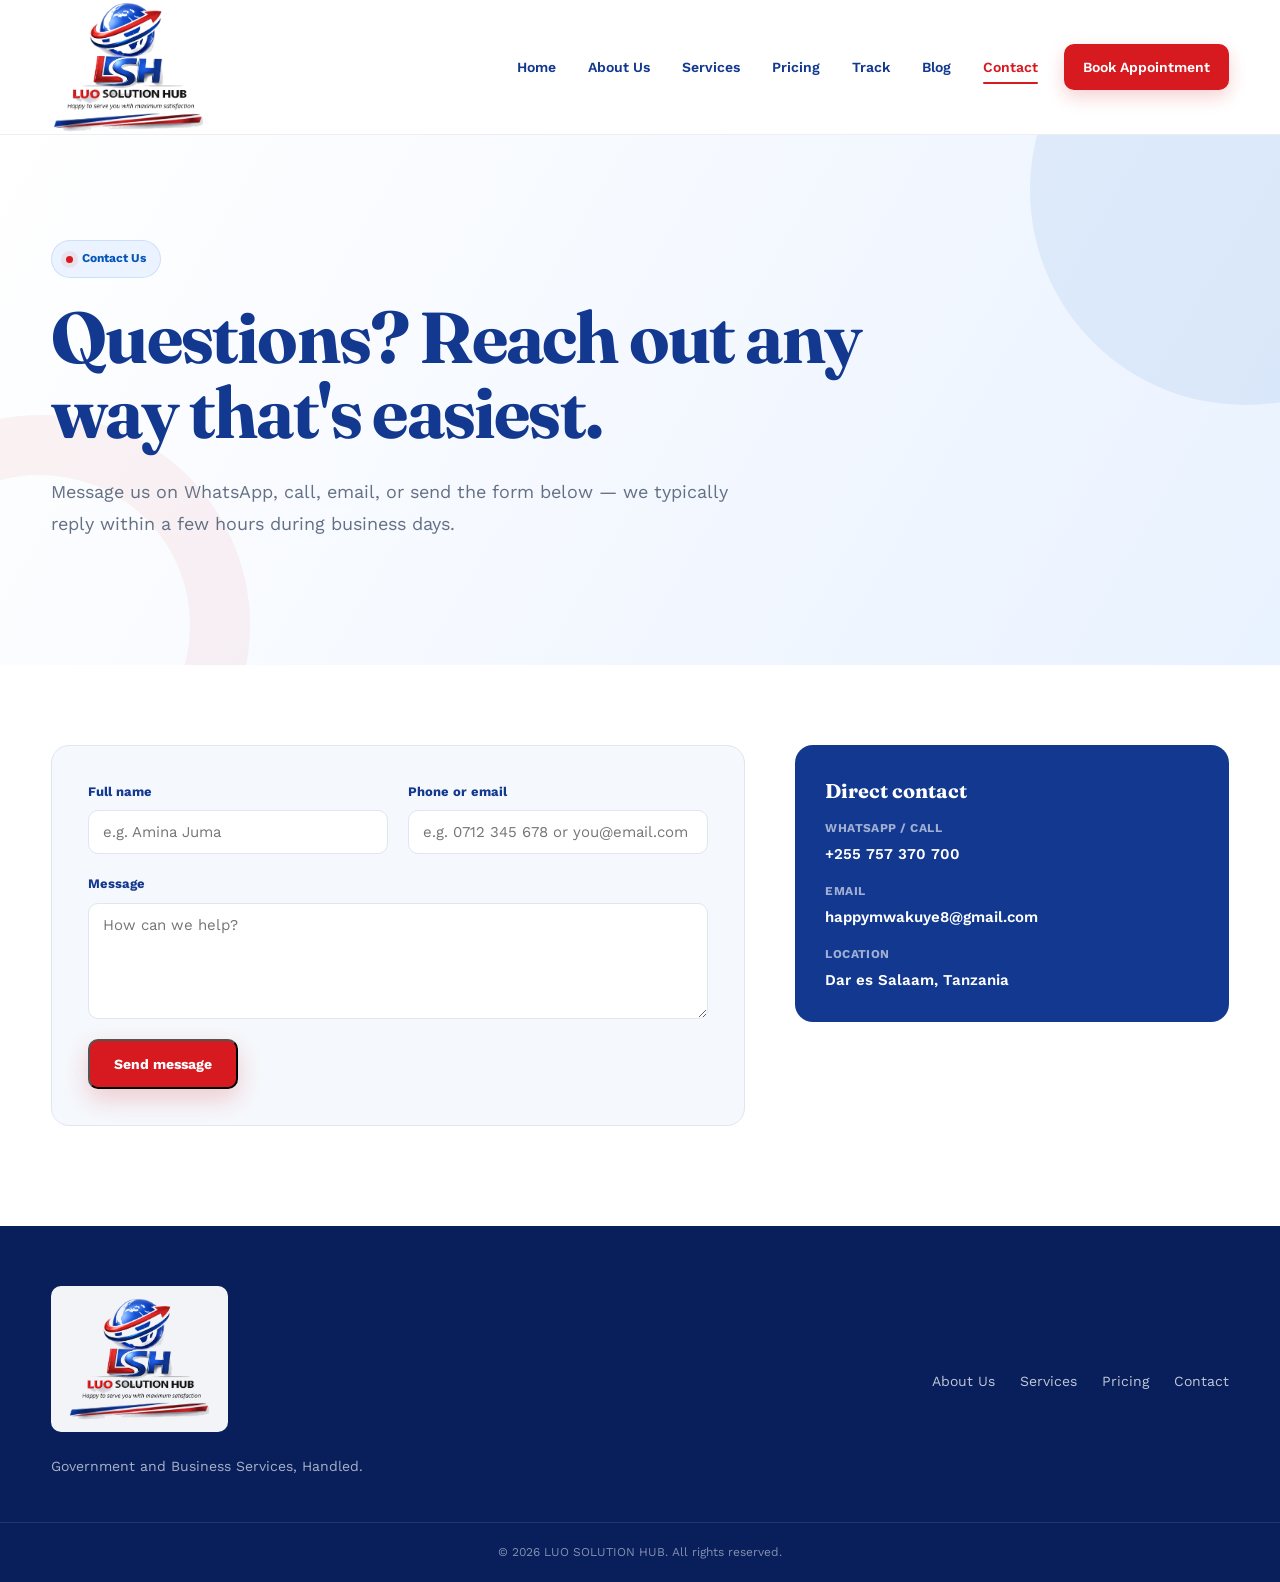
<file: contact.html>
<!DOCTYPE html>
<html lang="en">
<head>
  <meta charset="UTF-8">
  <meta name="viewport" content="width=device-width, initial-scale=1.0">
  <title>Contact Us — LUO SOLUTION HUB</title>
  <link rel="preconnect" href="https://fonts.googleapis.com">
  <link rel="preconnect" href="https://fonts.gstatic.com" crossorigin>
  <link href="https://fonts.googleapis.com/css2?family=Fraunces:opsz,wght@9..144,400;9..144,600;9..144,700&family=Work+Sans:wght@400;500;600&display=swap" rel="stylesheet">
  <link rel="stylesheet" href="styles.css">
</head>
<body>

  <header class="site-header">
    <div class="container header-inner">
      <a href="index.html" class="logo">
        <img src="image/logo.png" alt="LUO Solution Hub Logo">
      </a>

      <button class="nav-toggle" id="navToggle" aria-label="Open menu" aria-expanded="false">
        <span></span><span></span><span></span>
      </button>

      <nav class="site-nav" id="siteNav">
        <a href="index.html">Home</a>
        <a href="about.html">About Us</a>
        <a href="services.html">Services</a>
        <a href="pricing.html">Pricing</a>
        <a href="track.html">Track</a>
        <a href="blog.html">Blog</a>
        <a href="contact.html" class="active">Contact</a>
        <a href="booking.html" class="nav-cta">Book Appointment</a>
      </nav>
    </div>
  </header>

  <main>
    <!-- HERO -->
    <section class="hero">
      <div class="container hero-inner">

        <div class="hero-badge">
          <span></span>
          Contact Us
        </div>

        <div class="hero-text">
          <h1>Questions? Reach out any way that's easiest.</h1>
          <p class="hero-sub">
            Message us on WhatsApp, call, email, or send the form below —
            we typically reply within a few hours during business days.
          </p>
        </div>

      </div>
    </section>

    <!-- CONTACT -->
    <section class="form-section">
      <div class="container form-section-inner">

        <form id="contactForm" class="site-form">
          <div class="form-group">
            <label for="contactName">Full name</label>
            <input type="text" id="contactName" name="name" required placeholder="e.g. Amina Juma">
          </div>

          <div class="form-group">
            <label for="contactEmailOrPhone">Phone or email</label>
            <input type="text" id="contactEmailOrPhone" name="contactInfo" required placeholder="e.g. 0712 345 678 or you@email.com">
          </div>

          <div class="form-group form-group-full">
            <label for="contactMessage">Message</label>
            <textarea id="contactMessage" name="message" rows="5" required placeholder="How can we help?"></textarea>
          </div>

          <button type="submit" class="btn btn-primary form-submit">Send message</button>
        </form>

        <aside class="form-aside">
          <h3>Direct contact</h3>
          <ul class="contact-list">
            <li>
              <strong>WhatsApp / Call</strong>
              <a href="tel:+255757370700">+255 757 370 700</a>
            </li>
            <li>
              <strong>Email</strong>
              <a href="mailto:happymwakuye8@gmail.com">happymwakuye8@gmail.com</a>
            </li>
            <li>
              <strong>Location</strong>
              <span>Dar es Salaam, Tanzania</span>
            </li>
          </ul>
        </aside>

      </div>
    </section>
  </main>

  <footer class="site-footer">
    <div class="container footer-inner">
      <div>
        <a href="index.html" class="logo footer-logo">
          <img src="image/logo.png" alt="LUO Solution Hub Logo">
        </a>
        <p>Government and Business Services, Handled.</p>
      </div>
      <nav class="footer-nav">
        <a href="about.html">About Us</a>
        <a href="services.html">Services</a>
        <a href="pricing.html">Pricing</a>
        <a href="contact.html">Contact</a>
      </nav>
    </div>
    <p class="footer-bottom">&copy; 2026 LUO SOLUTION HUB. All rights reserved.</p>
  </footer>

  <script src="script.js"></script>
</body>
</html>
</file>
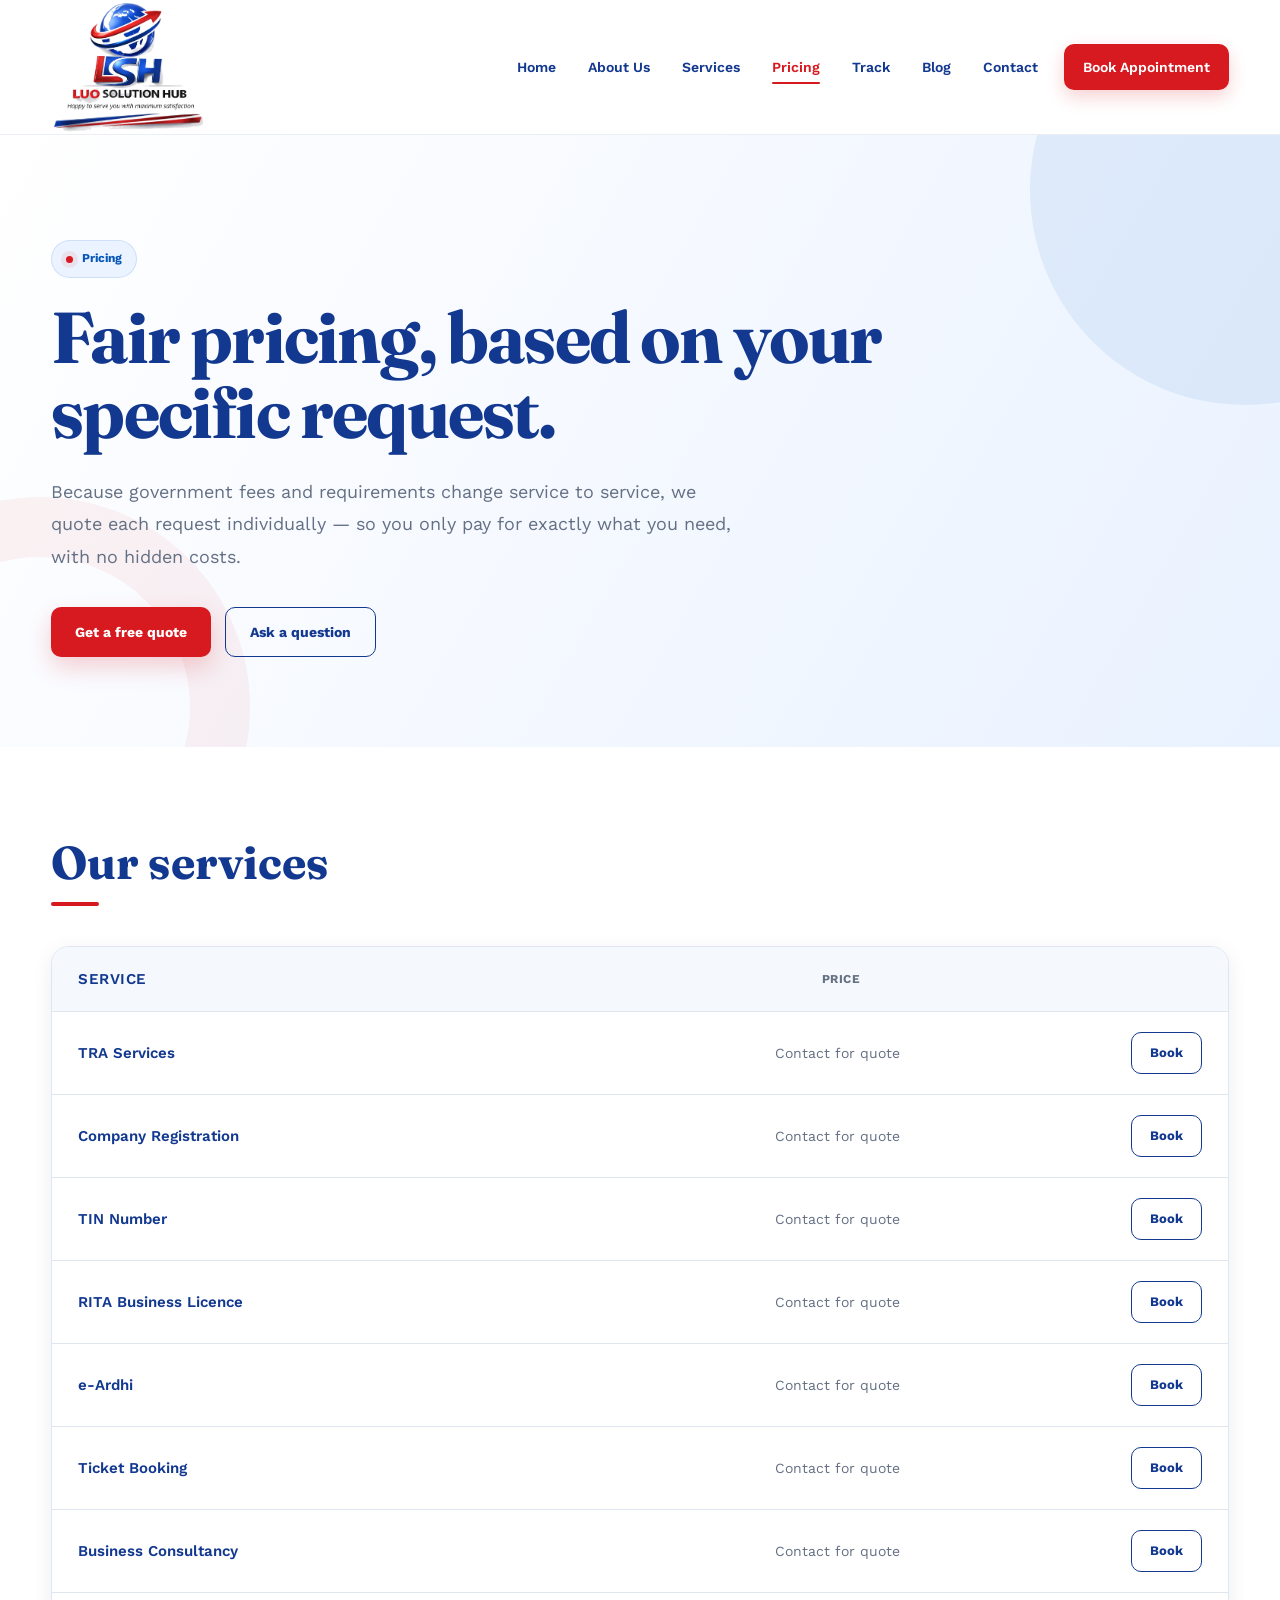
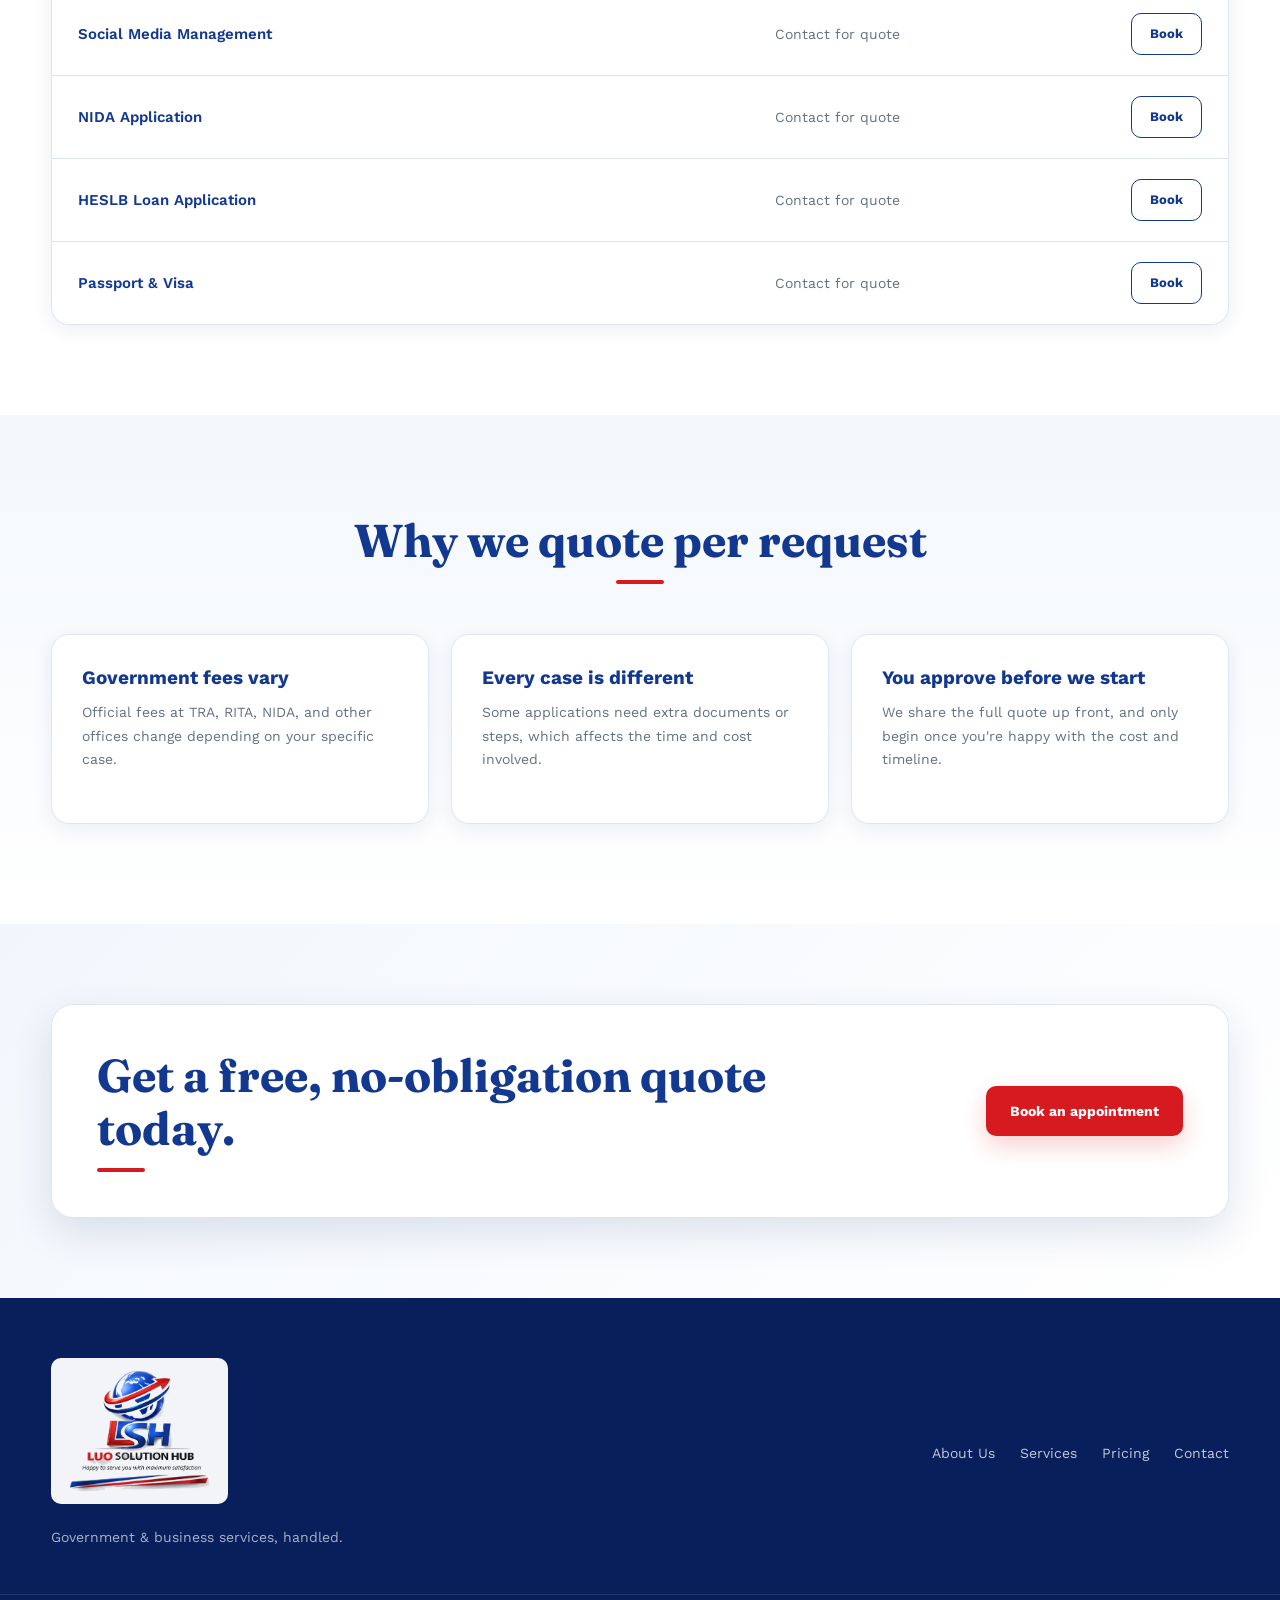
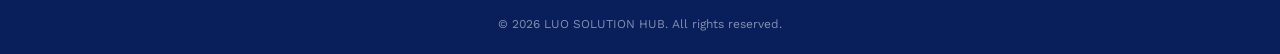
<file: pricing.html>
<!DOCTYPE html>
<html lang="en">
<head>
  <meta charset="UTF-8">
  <meta name="viewport" content="width=device-width, initial-scale=1.0">
  <title>Pricing — LUO SOLUTION HUB</title>
  <link rel="preconnect" href="https://fonts.googleapis.com">
  <link rel="preconnect" href="https://fonts.gstatic.com" crossorigin>
  <link href="https://fonts.googleapis.com/css2?family=Fraunces:opsz,wght@9..144,400;9..144,600;9..144,700&family=Work+Sans:wght@400;500;600&display=swap" rel="stylesheet">
  <link rel="stylesheet" href="styles.css">
</head>
<body>

  <header class="site-header">
    <div class="container header-inner">
      <a href="index.html" class="logo">
        <img src="image/logo.png" alt="LUO Solution Hub Logo">
      </a>

      <button class="nav-toggle" id="navToggle" aria-label="Open menu" aria-expanded="false">
        <span></span><span></span><span></span>
      </button>

      <nav class="site-nav" id="siteNav">
        <a href="index.html">Home</a>
        <a href="about.html">About Us</a>
        <a href="services.html">Services</a>
        <a href="pricing.html" class="active">Pricing</a>
        <a href="track.html">Track</a>
        <a href="blog.html">Blog</a>
        <a href="contact.html">Contact</a>
        <a href="booking.html" class="nav-cta">Book Appointment</a>
      </nav>
    </div>
  </header>

  <main>
    <!-- HERO -->
    <section class="hero">
      <div class="container hero-inner">

        <div class="hero-badge">
          <span></span>
          Pricing
        </div>

        <div class="hero-text">
          <h1>Fair pricing, based on your specific request.</h1>
          <p class="hero-sub">
            Because government fees and requirements change service to
            service, we quote each request individually — so you only pay
            for exactly what you need, with no hidden costs.
          </p>
          <div class="hero-actions">
            <a href="booking.html" class="btn btn-primary">Get a free quote</a>
            <a href="contact.html" class="btn btn-ghost">Ask a question</a>
          </div>
        </div>

      </div>
    </section>

    <!-- PRICING TABLE -->
    <section class="pricing-table-section">
      <div class="container">
        <h2>Our services</h2>

        <div class="pricing-table">

          <div class="pricing-row pricing-row-head">
            <span>Service</span>
            <span>Price</span>
            <span></span>
          </div>

          <div class="pricing-row">
            <span>TRA Services</span>
            <span class="pricing-quote">Contact for quote</span>
            <a href="booking.html" class="btn btn-ghost btn-sm">Book</a>
          </div>

          <div class="pricing-row">
            <span>Company Registration</span>
            <span class="pricing-quote">Contact for quote</span>
            <a href="booking.html" class="btn btn-ghost btn-sm">Book</a>
          </div>

          <div class="pricing-row">
            <span>TIN Number</span>
            <span class="pricing-quote">Contact for quote</span>
            <a href="booking.html" class="btn btn-ghost btn-sm">Book</a>
          </div>

          <div class="pricing-row">
            <span>RITA Business Licence</span>
            <span class="pricing-quote">Contact for quote</span>
            <a href="booking.html" class="btn btn-ghost btn-sm">Book</a>
          </div>

          <div class="pricing-row">
            <span>e-Ardhi</span>
            <span class="pricing-quote">Contact for quote</span>
            <a href="booking.html" class="btn btn-ghost btn-sm">Book</a>
          </div>

          <div class="pricing-row">
            <span>Ticket Booking</span>
            <span class="pricing-quote">Contact for quote</span>
            <a href="booking.html" class="btn btn-ghost btn-sm">Book</a>
          </div>

          <div class="pricing-row">
            <span>Business Consultancy</span>
            <span class="pricing-quote">Contact for quote</span>
            <a href="booking.html" class="btn btn-ghost btn-sm">Book</a>
          </div>

          <div class="pricing-row">
            <span>Social Media Management</span>
            <span class="pricing-quote">Contact for quote</span>
            <a href="booking.html" class="btn btn-ghost btn-sm">Book</a>
          </div>

          <div class="pricing-row">
            <span>NIDA Application</span>
            <span class="pricing-quote">Contact for quote</span>
            <a href="booking.html" class="btn btn-ghost btn-sm">Book</a>
          </div>

          <div class="pricing-row">
            <span>HESLB Loan Application</span>
            <span class="pricing-quote">Contact for quote</span>
            <a href="booking.html" class="btn btn-ghost btn-sm">Book</a>
          </div>

          <div class="pricing-row">
            <span>Passport &amp; Visa</span>
            <span class="pricing-quote">Contact for quote</span>
            <a href="booking.html" class="btn btn-ghost btn-sm">Book</a>
          </div>

        </div>
      </div>
    </section>

    <!-- WHY QUOTES -->
    <section class="services">
      <div class="container">
        <h2>Why we quote per request</h2>
        <div class="services-grid">
          <div class="service-card">
            <h3>Government fees vary</h3>
            <p>Official fees at TRA, RITA, NIDA, and other offices change depending on your specific case.</p>
          </div>
          <div class="service-card">
            <h3>Every case is different</h3>
            <p>Some applications need extra documents or steps, which affects the time and cost involved.</p>
          </div>
          <div class="service-card">
            <h3>You approve before we start</h3>
            <p>We share the full quote up front, and only begin once you're happy with the cost and timeline.</p>
          </div>
        </div>
      </div>
    </section>

    <!-- CTA -->
    <section class="cta-band">
      <div class="container cta-inner">
        <h2>Get a free, no-obligation quote today.</h2>
        <a href="booking.html" class="btn btn-primary">Book an appointment</a>
      </div>
    </section>
  </main>

  <footer class="site-footer">
    <div class="container footer-inner">
      <div>
        <a href="index.html" class="logo footer-logo">
          <img src="image/logo.png" alt="LUO Solution Hub Logo">
        </a>
        <p>Government &amp; business services, handled.</p>
      </div>
      <nav class="footer-nav">
        <a href="about.html">About Us</a>
        <a href="services.html">Services</a>
        <a href="pricing.html">Pricing</a>
        <a href="contact.html">Contact</a>
      </nav>
    </div>
    <p class="footer-bottom">&copy; 2026 LUO SOLUTION HUB. All rights reserved.</p>
  </footer>

  <script src="script.js"></script>
</body>
</html>
</file>
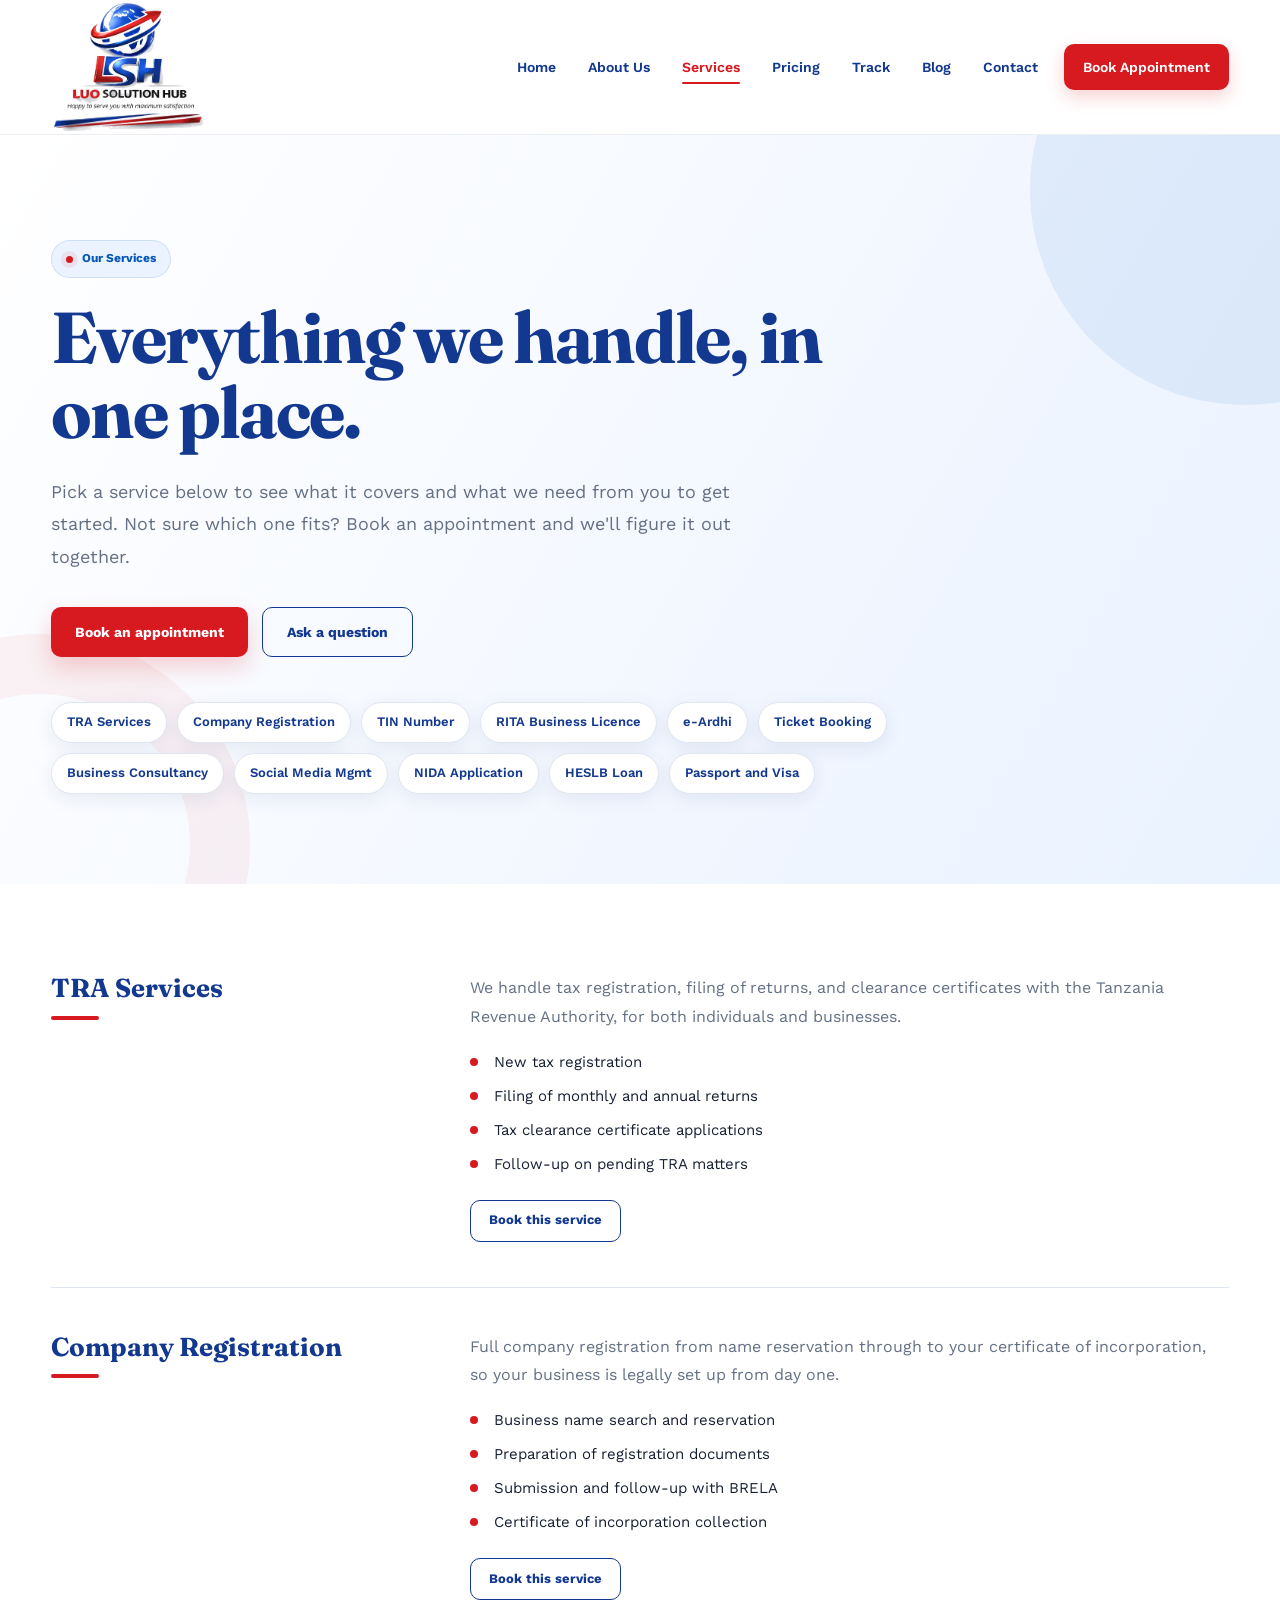
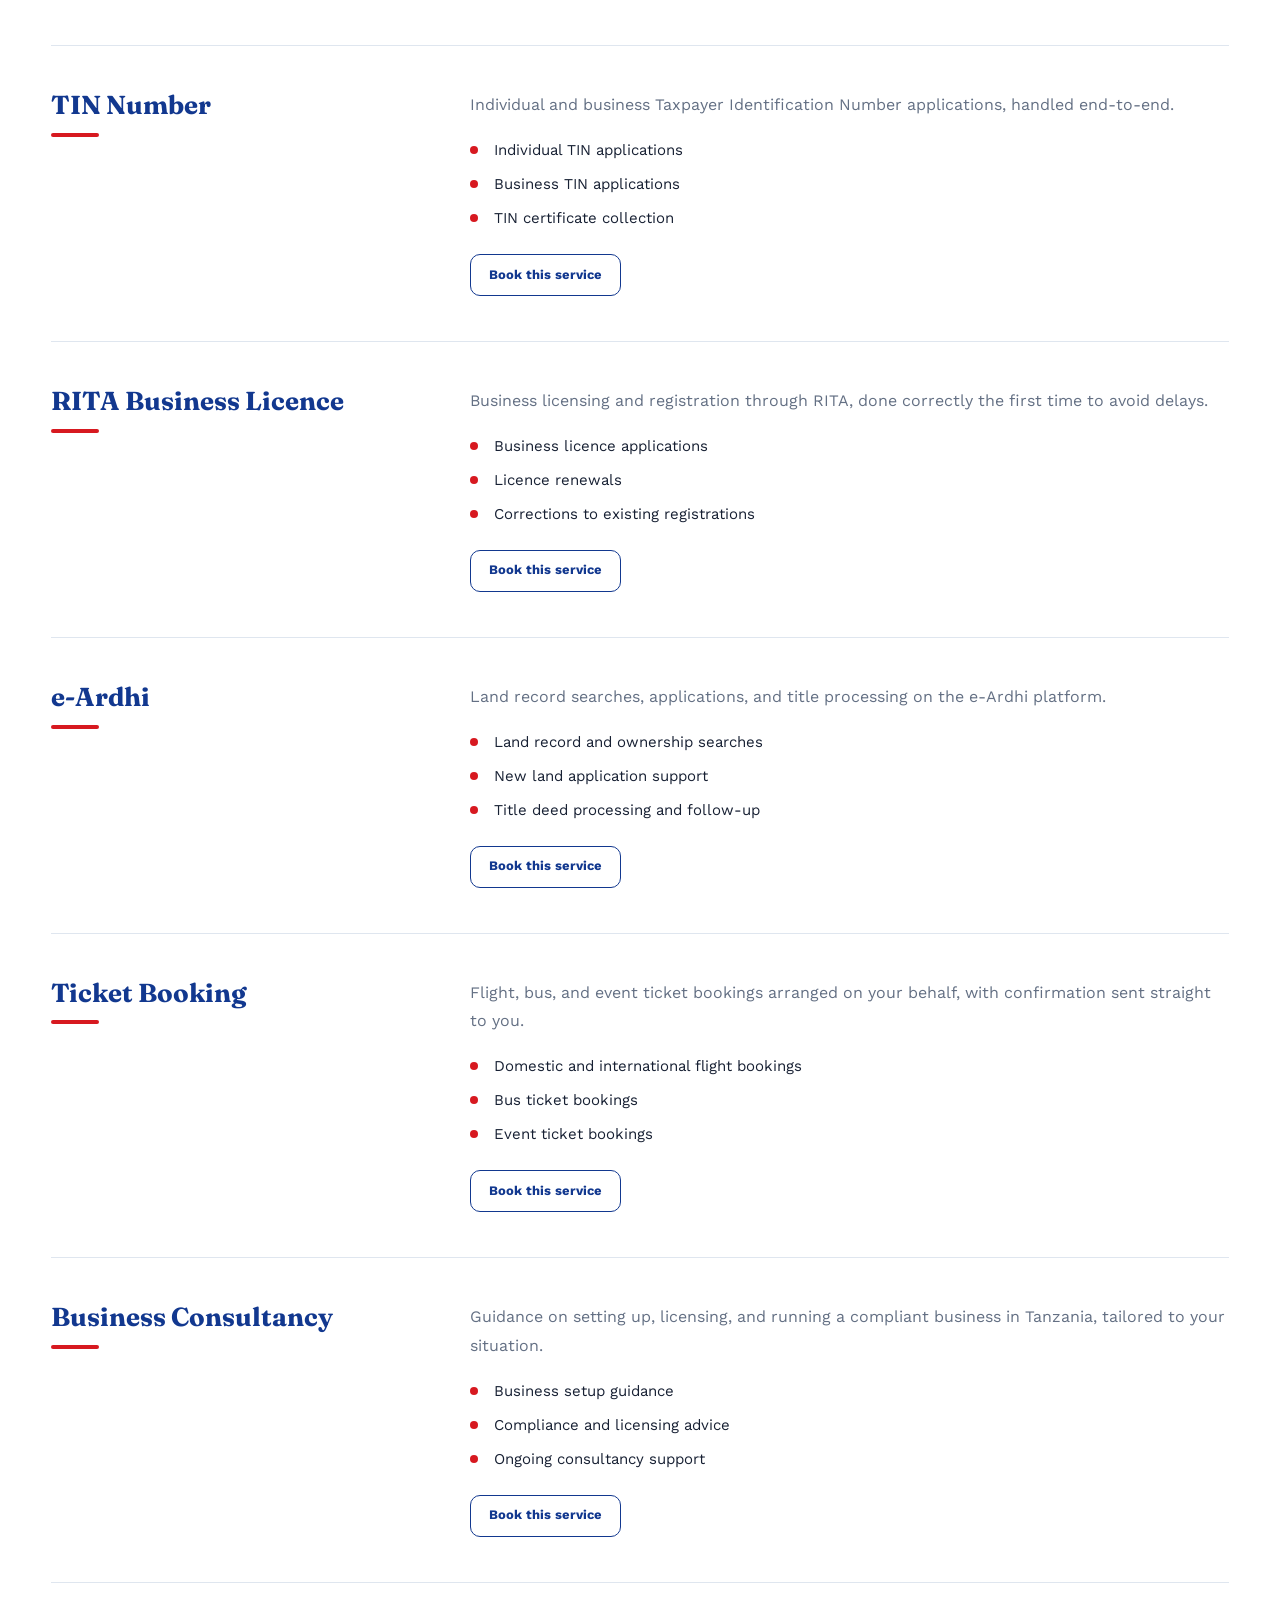
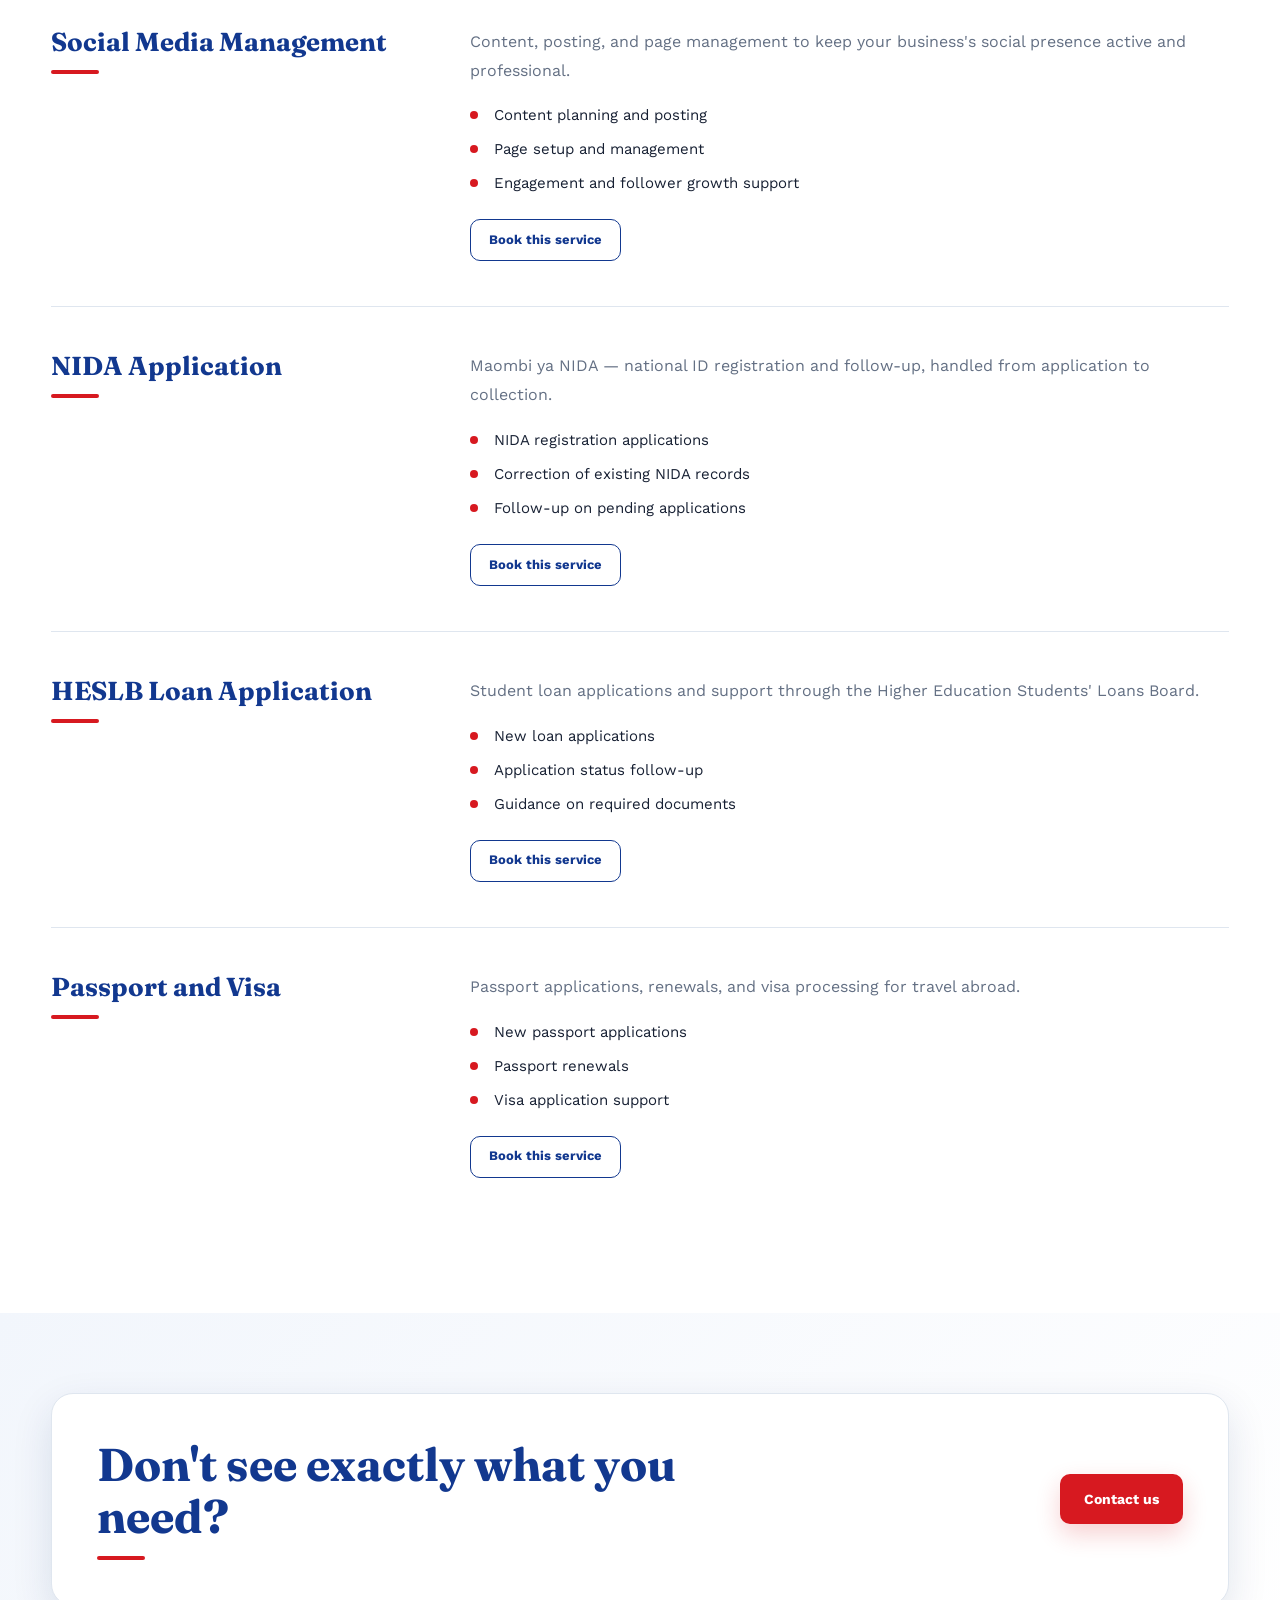
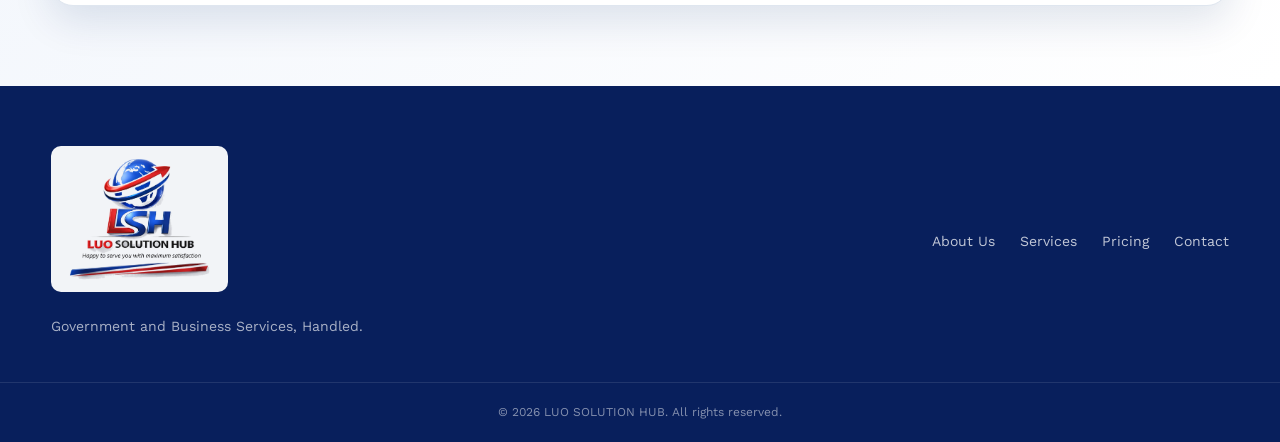
<file: services.html>
<!DOCTYPE html>
<html lang="en">
<head>
  <meta charset="UTF-8">
  <meta name="viewport" content="width=device-width, initial-scale=1.0">
  <title>Services — LUO SOLUTION HUB</title>
  <link rel="preconnect" href="https://fonts.googleapis.com">
  <link rel="preconnect" href="https://fonts.gstatic.com" crossorigin>
  <link href="https://fonts.googleapis.com/css2?family=Fraunces:opsz,wght@9..144,400;9..144,600;9..144,700&family=Work+Sans:wght@400;500;600&display=swap" rel="stylesheet">
  <link rel="stylesheet" href="styles.css">
</head>
<body>

  <header class="site-header">
    <div class="container header-inner">
      <a href="index.html" class="logo">
        <img src="image/logo.png" alt="LUO Solution Hub Logo">
      </a>

      <button class="nav-toggle" id="navToggle" aria-label="Open menu" aria-expanded="false">
        <span></span><span></span><span></span>
      </button>

      <nav class="site-nav" id="siteNav">
        <a href="index.html">Home</a>
        <a href="about.html">About Us</a>
        <a href="services.html" class="active">Services</a>
        <a href="pricing.html">Pricing</a>
        <a href="track.html">Track</a>
        <a href="blog.html">Blog</a>
        <a href="contact.html">Contact</a>
        <a href="booking.html" class="nav-cta">Book Appointment</a>
      </nav>
    </div>
  </header>

  <main>
    <!-- HERO -->
    <section class="hero">
      <div class="container hero-inner">

        <div class="hero-badge">
          <span></span>
          Our Services
        </div>

        <div class="hero-text">
          <h1>Everything we handle, in one place.</h1>
          <p class="hero-sub">
            Pick a service below to see what it covers and what we need from
            you to get started. Not sure which one fits? Book an appointment
            and we'll figure it out together.
          </p>
          <div class="hero-actions">
            <a href="booking.html" class="btn btn-primary">Book an appointment</a>
            <a href="contact.html" class="btn btn-ghost">Ask a question</a>
          </div>
        </div>

        <div class="service-chips" aria-label="Jump to a service">
          <a href="#tra" class="chip">TRA Services</a>
          <a href="#registration" class="chip">Company Registration</a>
          <a href="#tin" class="chip">TIN Number</a>
          <a href="#rita" class="chip">RITA Business Licence</a>
          <a href="#eardhi" class="chip">e-Ardhi</a>
          <a href="#ticket-booking" class="chip">Ticket Booking</a>
          <a href="#consultancy" class="chip">Business Consultancy</a>
          <a href="#social-media" class="chip">Social Media Mgmt</a>
          <a href="#nida" class="chip">NIDA Application</a>
          <a href="#heslb" class="chip">HESLB Loan</a>
          <a href="#visa" class="chip">Passport and Visa</a>
        </div>
      </div>
    </section>

    <!-- SERVICE DETAILS -->
    <section class="service-details">
      <div class="container">

        <article class="service-detail" id="tra">
          <div class="service-detail-heading">
            <h2>TRA Services</h2>
          </div>
          <div class="service-detail-body">
            <p>
              We handle tax registration, filing of returns, and clearance
              certificates with the Tanzania Revenue Authority, for both
              individuals and businesses.
            </p>
            <ul>
              <li>New tax registration</li>
              <li>Filing of monthly and annual returns</li>
              <li>Tax clearance certificate applications</li>
              <li>Follow-up on pending TRA matters</li>
            </ul>
            <a href="booking.html" class="btn btn-ghost btn-sm">Book this service</a>
          </div>
        </article>

        <article class="service-detail" id="registration">
          <div class="service-detail-heading">
            <h2>Company Registration</h2>
          </div>
          <div class="service-detail-body">
            <p>
              Full company registration from name reservation through to your
              certificate of incorporation, so your business is legally set
              up from day one.
            </p>
            <ul>
              <li>Business name search and reservation</li>
              <li>Preparation of registration documents</li>
              <li>Submission and follow-up with BRELA</li>
              <li>Certificate of incorporation collection</li>
            </ul>
            <a href="booking.html" class="btn btn-ghost btn-sm">Book this service</a>
          </div>
        </article>

        <article class="service-detail" id="tin">
          <div class="service-detail-heading">
            <h2>TIN Number</h2>
          </div>
          <div class="service-detail-body">
            <p>
              Individual and business Taxpayer Identification Number
              applications, handled end-to-end.
            </p>
            <ul>
              <li>Individual TIN applications</li>
              <li>Business TIN applications</li>
              <li>TIN certificate collection</li>
            </ul>
            <a href="booking.html" class="btn btn-ghost btn-sm">Book this service</a>
          </div>
        </article>

        <article class="service-detail" id="rita">
          <div class="service-detail-heading">
            <h2>RITA Business Licence</h2>
          </div>
          <div class="service-detail-body">
            <p>
              Business licensing and registration through RITA, done
              correctly the first time to avoid delays.
            </p>
            <ul>
              <li>Business licence applications</li>
              <li>Licence renewals</li>
              <li>Corrections to existing registrations</li>
            </ul>
            <a href="booking.html" class="btn btn-ghost btn-sm">Book this service</a>
          </div>
        </article>

        <article class="service-detail" id="eardhi">
          <div class="service-detail-heading">
            <h2>e-Ardhi</h2>
          </div>
          <div class="service-detail-body">
            <p>
              Land record searches, applications, and title processing on
              the e-Ardhi platform.
            </p>
            <ul>
              <li>Land record and ownership searches</li>
              <li>New land application support</li>
              <li>Title deed processing and follow-up</li>
            </ul>
            <a href="booking.html" class="btn btn-ghost btn-sm">Book this service</a>
          </div>
        </article>

        <article class="service-detail" id="ticket-booking">
          <div class="service-detail-heading">
            <h2>Ticket Booking</h2>
          </div>
          <div class="service-detail-body">
            <p>
              Flight, bus, and event ticket bookings arranged on your
              behalf, with confirmation sent straight to you.
            </p>
            <ul>
              <li>Domestic and international flight bookings</li>
              <li>Bus ticket bookings</li>
              <li>Event ticket bookings</li>
            </ul>
            <a href="booking.html" class="btn btn-ghost btn-sm">Book this service</a>
          </div>
        </article>

        <article class="service-detail" id="consultancy">
          <div class="service-detail-heading">
            <h2>Business Consultancy</h2>
          </div>
          <div class="service-detail-body">
            <p>
              Guidance on setting up, licensing, and running a compliant
              business in Tanzania, tailored to your situation.
            </p>
            <ul>
              <li>Business setup guidance</li>
              <li>Compliance and licensing advice</li>
              <li>Ongoing consultancy support</li>
            </ul>
            <a href="booking.html" class="btn btn-ghost btn-sm">Book this service</a>
          </div>
        </article>

        <article class="service-detail" id="social-media">
          <div class="service-detail-heading">
            <h2>Social Media Management</h2>
          </div>
          <div class="service-detail-body">
            <p>
              Content, posting, and page management to keep your business's
              social presence active and professional.
            </p>
            <ul>
              <li>Content planning and posting</li>
              <li>Page setup and management</li>
              <li>Engagement and follower growth support</li>
            </ul>
            <a href="booking.html" class="btn btn-ghost btn-sm">Book this service</a>
          </div>
        </article>

        <article class="service-detail" id="nida">
          <div class="service-detail-heading">
            <h2>NIDA Application</h2>
          </div>
          <div class="service-detail-body">
            <p>
              Maombi ya NIDA — national ID registration and follow-up,
              handled from application to collection.
            </p>
            <ul>
              <li>NIDA registration applications</li>
              <li>Correction of existing NIDA records</li>
              <li>Follow-up on pending applications</li>
            </ul>
            <a href="booking.html" class="btn btn-ghost btn-sm">Book this service</a>
          </div>
        </article>

        <article class="service-detail" id="heslb">
          <div class="service-detail-heading">
            <h2>HESLB Loan Application</h2>
          </div>
          <div class="service-detail-body">
            <p>
              Student loan applications and support through the Higher
              Education Students' Loans Board.
            </p>
            <ul>
              <li>New loan applications</li>
              <li>Application status follow-up</li>
              <li>Guidance on required documents</li>
            </ul>
            <a href="booking.html" class="btn btn-ghost btn-sm">Book this service</a>
          </div>
        </article>

        <article class="service-detail" id="visa">
          <div class="service-detail-heading">
            <h2>Passport and Visa</h2>
          </div>
          <div class="service-detail-body">
            <p>
              Passport applications, renewals, and visa processing for
              travel abroad.
            </p>
            <ul>
              <li>New passport applications</li>
              <li>Passport renewals</li>
              <li>Visa application support</li>
            </ul>
            <a href="booking.html" class="btn btn-ghost btn-sm">Book this service</a>
          </div>
        </article>

      </div>
    </section>

    <!-- CTA -->
    <section class="cta-band">
      <div class="container cta-inner">
        <h2>Don't see exactly what you need?</h2>
        <a href="contact.html" class="btn btn-primary">Contact us</a>
      </div>
    </section>
  </main>

  <footer class="site-footer">
    <div class="container footer-inner">
      <div>
        <a href="index.html" class="logo footer-logo">
          <img src="image/logo.png" alt="LUO Solution Hub Logo">
        </a>
        <p>Government and Business Services, Handled.</p>
      </div>
      <nav class="footer-nav">
        <a href="about.html">About Us</a>
        <a href="services.html">Services</a>
        <a href="pricing.html">Pricing</a>
        <a href="contact.html">Contact</a>
      </nav>
    </div>
    <p class="footer-bottom">&copy; 2026 LUO SOLUTION HUB. All rights reserved.</p>
  </footer>

  <script src="script.js"></script>
</body>
</html>
</file>
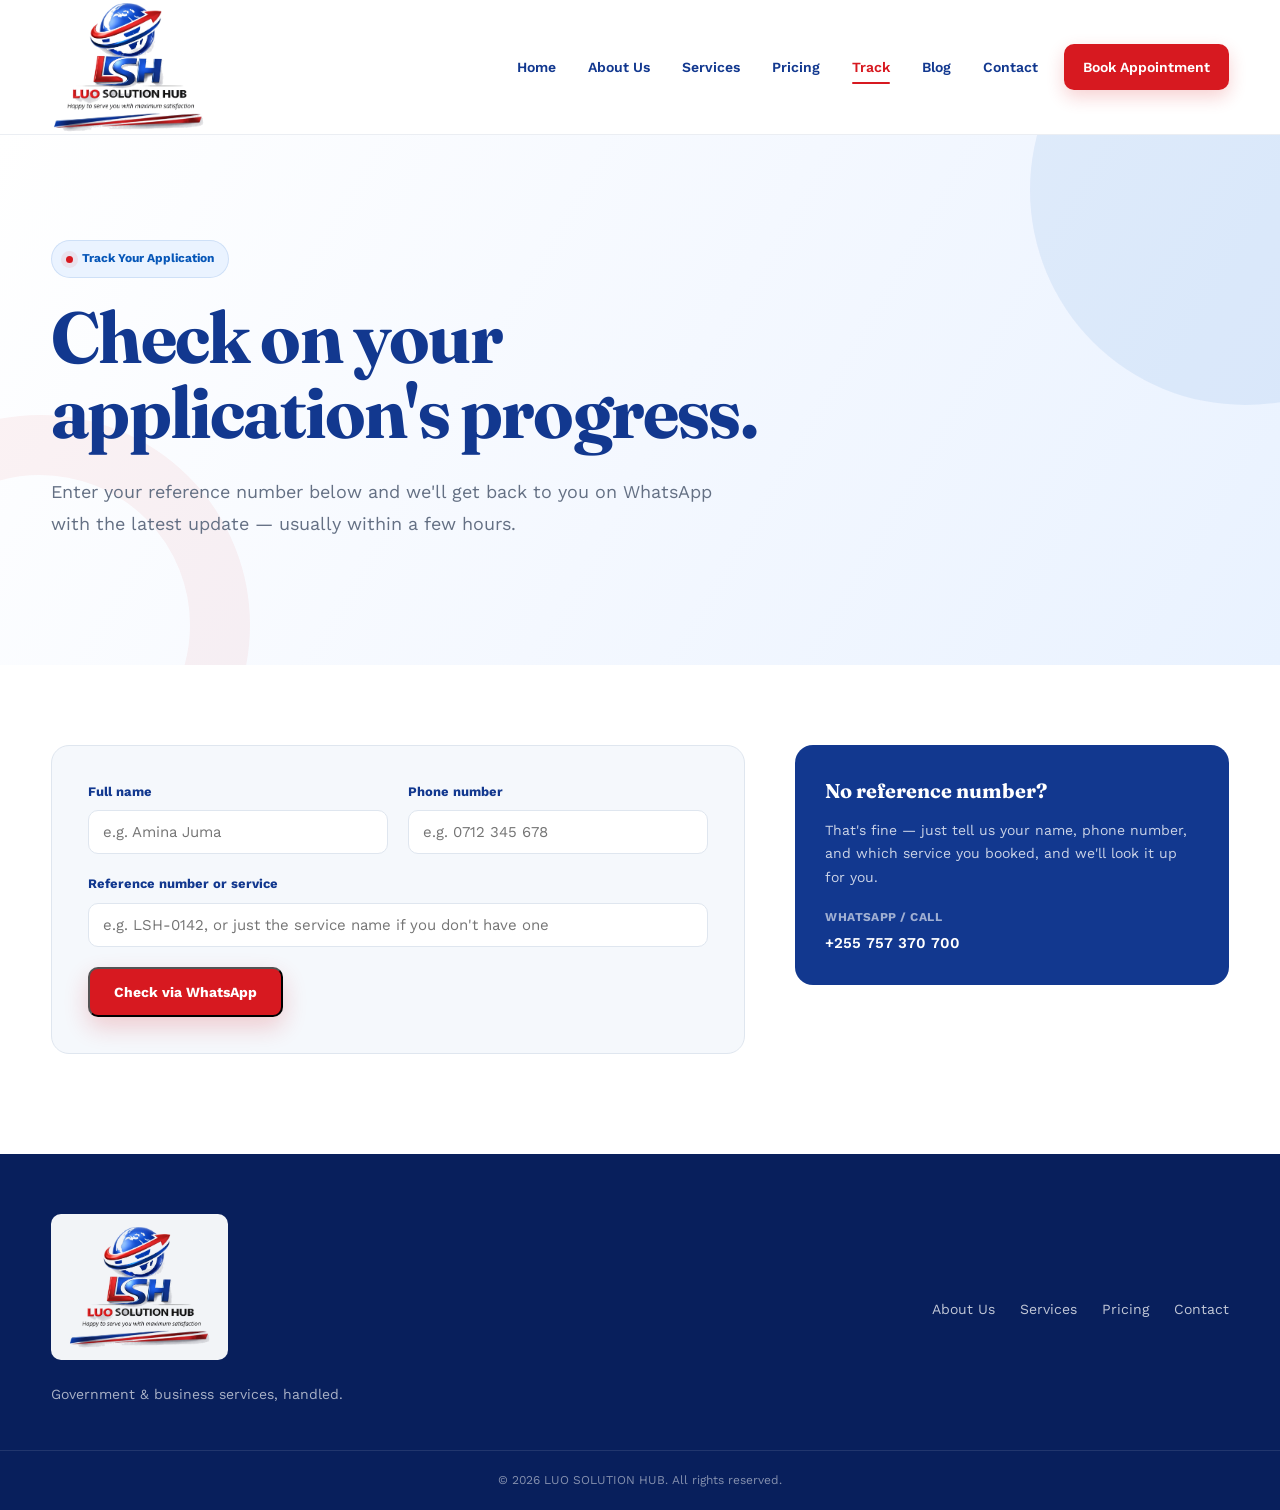
<file: track.html>
<!DOCTYPE html>
<html lang="en">
<head>
  <meta charset="UTF-8">
  <meta name="viewport" content="width=device-width, initial-scale=1.0">
  <title>Track Your Application — LUO SOLUTION HUB</title>
  <link rel="preconnect" href="https://fonts.googleapis.com">
  <link rel="preconnect" href="https://fonts.gstatic.com" crossorigin>
  <link href="https://fonts.googleapis.com/css2?family=Fraunces:opsz,wght@9..144,400;9..144,600;9..144,700&family=Work+Sans:wght@400;500;600&display=swap" rel="stylesheet">
  <link rel="stylesheet" href="styles.css">
</head>
<body>

  <header class="site-header">
    <div class="container header-inner">
      <a href="index.html" class="logo">
        <img src="image/logo.png" alt="LUO Solution Hub Logo">
      </a>

      <button class="nav-toggle" id="navToggle" aria-label="Open menu" aria-expanded="false">
        <span></span><span></span><span></span>
      </button>

      <nav class="site-nav" id="siteNav">
        <a href="index.html">Home</a>
        <a href="about.html">About Us</a>
        <a href="services.html">Services</a>
        <a href="pricing.html">Pricing</a>
        <a href="track.html" class="active">Track</a>
        <a href="blog.html">Blog</a>
        <a href="contact.html">Contact</a>
        <a href="booking.html" class="nav-cta">Book Appointment</a>
      </nav>
    </div>
  </header>

  <main>
    <!-- HERO -->
    <section class="hero">
      <div class="container hero-inner">

        <div class="hero-badge">
          <span></span>
          Track Your Application
        </div>

        <div class="hero-text">
          <h1>Check on your application's progress.</h1>
          <p class="hero-sub">
            Enter your reference number below and we'll get back to you on
            WhatsApp with the latest update — usually within a few hours.
          </p>
        </div>

      </div>
    </section>

    <!-- TRACK FORM -->
    <section class="form-section">
      <div class="container form-section-inner">

        <form id="trackForm" class="site-form">
          <div class="form-group">
            <label for="trackName">Full name</label>
            <input type="text" id="trackName" name="name" required placeholder="e.g. Amina Juma">
          </div>

          <div class="form-group">
            <label for="trackPhone">Phone number</label>
            <input type="tel" id="trackPhone" name="phone" required placeholder="e.g. 0712 345 678">
          </div>

          <div class="form-group form-group-full">
            <label for="trackReference">Reference number or service</label>
            <input type="text" id="trackReference" name="reference" required placeholder="e.g. LSH-0142, or just the service name if you don't have one">
          </div>

          <button type="submit" class="btn btn-primary form-submit">Check via WhatsApp</button>
        </form>

        <aside class="form-aside">
          <h3>No reference number?</h3>
          <p>
            That's fine — just tell us your name, phone number, and which
            service you booked, and we'll look it up for you.
          </p>
          <ul class="contact-list">
            <li>
              <strong>WhatsApp / Call</strong>
              <a href="tel:+255757370700">+255 757 370 700</a>
            </li>
          </ul>
        </aside>

      </div>
    </section>
  </main>

  <footer class="site-footer">
    <div class="container footer-inner">
      <div>
        <a href="index.html" class="logo footer-logo">
          <img src="image/logo.png" alt="LUO Solution Hub Logo">
        </a>
        <p>Government &amp; business services, handled.</p>
      </div>
      <nav class="footer-nav">
        <a href="about.html">About Us</a>
        <a href="services.html">Services</a>
        <a href="pricing.html">Pricing</a>
        <a href="contact.html">Contact</a>
      </nav>
    </div>
    <p class="footer-bottom">&copy; 2026 LUO SOLUTION HUB. All rights reserved.</p>
  </footer>

  <script src="script.js"></script>
</body>
</html>
</file>
<file: styles.css>
/* =========================================================
   LUO SOLUTION HUB
   Modern Corporate Website
   ========================================================= */

@import url('https://fonts.googleapis.com/css2?family=Fraunces:opsz,wght@9..144,400;9..144,600;9..144,700&family=Work+Sans:wght@400;500;600;700&display=swap');


/* =========================================================
   DESIGN TOKENS
   ========================================================= */

:root {

  /* Main LSH Colors */
  --navy: #12388f;
  --navy-dark: #081f5c;

  --blue: #0757b8;
  --blue-light: #eaf3ff;

  --red: #d71920;
  --red-dark: #b50f15;

  --white: #ffffff;

  --light: #f5f8fc;
  --light-blue: #eef5ff;

  --text: #172033;
  --muted: #647084;
  --border: #dfe6ef;

  /* Shadows */
  --shadow-sm: 0 5px 20px rgba(6, 43, 99, 0.08);
  --shadow-md: 0 15px 40px rgba(6, 43, 99, 0.12);
  --shadow-lg: 0 25px 60px rgba(6, 43, 99, 0.16);

  /* Design */
  --radius: 18px;
  --container: 1180px;
}


/* =========================================================
   RESET
   ========================================================= */

* {
  margin: 0;
  padding: 0;
  box-sizing: border-box;
}

html {
  scroll-behavior: smooth;
  scroll-padding-top: 90px;
}

body {
  font-family: "Work Sans", sans-serif;
  color: var(--text);

  background:
    radial-gradient(
      circle at 10% 10%,
      rgba(7, 87, 184, 0.05),
      transparent 30%
    ),
    radial-gradient(
      circle at 90% 30%,
      rgba(215, 25, 32, 0.04),
      transparent 25%
    ),
    var(--light);

  line-height: 1.6;
  overflow-x: hidden;
}

img {
  max-width: 100%;
  display: block;
}

a {
  color: inherit;
  text-decoration: none;
}

button,
input,
textarea,
select {
  font-family: inherit;
}


/* =========================================================
   CONTAINER
   ========================================================= */

.container {
  width: min(92%, var(--container));
  margin: 0 auto;
}


/* =========================================================
   HEADER / NAVIGATION
   ========================================================= */

.site-header {
  position: sticky;
  top: 0;
  z-index: 1000;

  background: rgba(255, 255, 255, 0.96);

  backdrop-filter: blur(16px);
  -webkit-backdrop-filter: blur(16px);

  border-bottom: 1px solid rgba(6, 43, 99, 0.08);

  transition:
    box-shadow 0.3s ease,
    background 0.3s ease;
}

.site-header.scrolled {
  box-shadow: 0 8px 30px rgba(6, 43, 99, 0.12);
}

.header-inner {
  min-height: 82px;

  display: flex;
  align-items: center;
  justify-content: space-between;

  gap: 30px;
}


/* Logo */

.logo {
  display: inline-flex;
  align-items: center;

  flex-shrink: 0;

  transition: transform 0.3s ease;
}

.logo:hover {
  transform: scale(1.03);
}

.logo img {
  width: 155px;
  height: auto;
  object-fit: contain;
}


/* Navigation */

.site-nav {
  display: flex;
  align-items: center;
  gap: 4px;
}

.site-nav a {
  position: relative;

  padding: 11px 14px;

  font-size: 14px;
  font-weight: 600;

  color: var(--navy);

  border-radius: 10px;

  transition:
    color 0.25s ease,
    background 0.25s ease,
    transform 0.25s ease;
}

.site-nav a:not(.nav-cta):hover {
  color: var(--red);
  background: var(--light-blue);
}

.site-nav a.active {
  color: var(--red);
}

.site-nav a.active::after {
  content: "";

  position: absolute;

  left: 14px;
  right: 14px;
  bottom: 5px;

  height: 2px;

  background: var(--red);

  border-radius: 5px;
}


/* Navigation CTA */

.site-nav .nav-cta {
  margin-left: 8px;

  padding: 12px 19px;

  color: var(--white);

  background: var(--red);

  border-radius: 10px;

  box-shadow:
    0 7px 18px rgba(215, 25, 32, 0.20);

  transition:
    background 0.25s ease,
    transform 0.25s ease,
    box-shadow 0.25s ease;
}

.site-nav .nav-cta:hover {
  color: var(--white);

  background: var(--red-dark);

  transform: translateY(-2px);

  box-shadow:
    0 12px 25px rgba(215, 25, 32, 0.25);
}


/* Mobile menu button */

.nav-toggle {
  display: none;

  width: 44px;
  height: 44px;

  border: 0;
  border-radius: 10px;

  background: var(--light-blue);

  cursor: pointer;
}

.nav-toggle span {
  display: block;

  width: 22px;
  height: 2px;

  margin: 5px auto;

  background: var(--navy);

  transition: 0.3s ease;
}


/* =========================================================
   HERO
   ========================================================= */

.hero {
  position: relative;

  padding: 105px 0 90px;

  overflow: hidden;

  background:
    linear-gradient(
      120deg,
      #ffffff 0%,
      #f4f8ff 52%,
      #e9f2ff 100%
    );
}


/* Decorative blue circle */

.hero::before {
  content: "";

  position: absolute;

  width: 430px;
  height: 430px;

  right: -180px;
  top: -160px;

  border-radius: 50%;

  background: rgba(7, 87, 184, 0.08);

  animation: floating 8s ease-in-out infinite;
}


/* Decorative red circle */

.hero::after {
  content: "";

  position: absolute;

  width: 300px;
  height: 300px;

  left: -170px;
  bottom: -170px;

  border-radius: 50%;

  border: 60px solid rgba(215, 25, 32, 0.05);

  animation: floating 10s ease-in-out infinite reverse;
}

.hero-inner {
  position: relative;

  z-index: 2;
}


/* Hero content */

.hero-text {
  max-width: 850px;
}


/* Badge */

.hero-badge {
  display: inline-flex;
  align-items: center;
  gap: 9px;

  margin-bottom: 22px;

  padding: 8px 14px;

  color: var(--blue);

  background: var(--blue-light);

  border: 1px solid rgba(7, 87, 184, 0.12);

  border-radius: 50px;

  font-size: 12px;
  font-weight: 700;

  animation: fadeUp 0.7s ease both;
}

.hero-badge span {
  width: 7px;
  height: 7px;

  border-radius: 50%;

  background: var(--red);

  box-shadow: 0 0 0 5px rgba(215, 25, 32, 0.08);
}


/* Hero heading */

.hero-text h1 {
  font-family: "Fraunces", serif;

  font-size: clamp(44px, 6vw, 72px);

  line-height: 1.05;

  letter-spacing: -1.8px;

  color: var(--navy);

  margin-bottom: 25px;

  animation: fadeUp 0.8s 0.08s ease both;
}


/* Hero paragraph */

.hero-sub {
  max-width: 700px;

  color: var(--muted);

  font-size: 18px;

  line-height: 1.8;

  margin-bottom: 34px;

  animation: fadeUp 0.8s 0.15s ease both;
}


/* =========================================================
   BUTTONS
   ========================================================= */

.btn {
  display: inline-flex;

  align-items: center;
  justify-content: center;

  min-height: 50px;

  padding: 13px 24px;

  border-radius: 10px;

  font-size: 14px;
  font-weight: 700;

  cursor: pointer;

  transition:
    transform 0.3s ease,
    box-shadow 0.3s ease,
    background 0.3s ease,
    color 0.3s ease;
}


/* Hero actions */

.hero-actions {
  display: flex;
  flex-wrap: wrap;

  gap: 14px;

  animation: fadeUp 0.8s 0.22s ease both;
}


/* Primary button */

.btn-primary {
  color: var(--white);

  background: var(--red);

  box-shadow:
    0 10px 25px rgba(215, 25, 32, 0.20);
}

.btn-primary:hover {
  color: var(--white);

  background: var(--red-dark);

  transform: translateY(-3px);

  box-shadow:
    0 15px 30px rgba(215, 25, 32, 0.25);
}


/* Secondary button */

.btn-ghost {
  color: var(--navy);

  background: transparent;

  border: 1px solid var(--navy);
}

.btn-ghost:hover {
  color: var(--white);

  background: var(--navy);

  transform: translateY(-3px);

  box-shadow: var(--shadow-sm);
}


/* =========================================================
   HERO TRUST STATS
   ========================================================= */

.hero-trust {
  display: flex;
  align-items: center;

  gap: 0;

  margin-top: 30px;

  max-width: 620px;

  animation: fadeUp 0.8s 0.3s ease both;
}

.hero-trust > div {
  display: flex;

  flex-direction: column;

  padding: 0 28px;

  border-right: 1px solid var(--border);
}

.hero-trust > div:first-child {
  padding-left: 0;
}

.hero-trust > div:last-child {
  border-right: none;
}

.hero-trust strong {
  font-family: "Fraunces", serif;

  font-size: 25px;

  line-height: 1;

  color: var(--navy);

  margin-bottom: 6px;
}

.hero-trust span {
  color: var(--muted);

  font-size: 12px;

  font-weight: 600;
}


/* =========================================================
   SERVICE CHIPS
   ========================================================= */

.service-chips {
  display: flex;

  flex-wrap: wrap;

  gap: 10px;

  margin-top: 45px;

  max-width: 1000px;
}

.chip {
  padding: 9px 15px;

  color: var(--navy);

  background: var(--white);

  border: 1px solid var(--border);

  border-radius: 50px;

  font-size: 13px;
  font-weight: 600;

  box-shadow: var(--shadow-sm);

  transition:
    background 0.3s ease,
    color 0.3s ease,
    border-color 0.3s ease,
    transform 0.3s ease;
}

.chip:hover {
  color: var(--white);

  background: var(--navy);

  border-color: var(--navy);

  transform: translateY(-3px);

  box-shadow: var(--shadow-md);
}


/* =========================================================
   COMMON SECTION STYLING
   ========================================================= */

section {
  position: relative;
}

section h2 {
  font-family: "Fraunces", serif;

  font-size: clamp(32px, 4vw, 46px);

  line-height: 1.15;

  color: var(--navy);

  margin-bottom: 15px;
}

section h2::after {
  content: "";

  display: block;

  width: 48px;
  height: 4px;

  margin-top: 12px;

  background: var(--red);

  border-radius: 5px;
}


/* =========================================================
   HOW IT WORKS
   ========================================================= */

.how-it-works {
  padding: 95px 0;

  background: var(--white);
}

.steps {
  list-style: none;

  display: grid;

  grid-template-columns: repeat(3, 1fr);

  gap: 25px;

  margin-top: 45px;
}

.steps li {
  position: relative;

  padding: 35px 30px;

  background: var(--light);

  border: 1px solid var(--border);

  border-radius: var(--radius);

  overflow: hidden;

  transition:
    transform 0.35s ease,
    background 0.35s ease,
    box-shadow 0.35s ease,
    border-color 0.35s ease;
}

.steps li::before {
  content: "";

  position: absolute;

  width: 100px;
  height: 100px;

  right: -40px;
  top: -40px;

  border-radius: 50%;

  background: rgba(7, 87, 184, 0.07);
}

.steps li:hover {
  transform: translateY(-8px);

  background: var(--white);

  border-color: rgba(7, 87, 184, 0.18);

  box-shadow: var(--shadow-md);
}

.step-num {
  width: 48px;
  height: 48px;

  display: flex;

  align-items: center;
  justify-content: center;

  margin-bottom: 20px;

  border-radius: 50%;

  color: var(--white);

  background: var(--navy);

  font-weight: 700;

  position: relative;
  z-index: 2;
}

.steps h3 {
  color: var(--navy);

  font-size: 19px;

  margin-bottom: 10px;
}

.steps p {
  color: var(--muted);

  font-size: 14px;

  line-height: 1.7;
}


/* =========================================================
   SERVICES
   ========================================================= */

.services {
  padding: 100px 0;

  background:
    linear-gradient(
      180deg,
      #f3f7fc 0%,
      #ffffff 100%
    );
}

.services > .container > h2 {
  text-align: center;
}

.services > .container > h2::after {
  margin-left: auto;
  margin-right: auto;
}

.services-grid {
  display: grid;

  grid-template-columns:
    repeat(3, minmax(0, 1fr));

  gap: 22px;

  margin-top: 50px;
}


/* Service card */

.service-card {
  position: relative;

  padding: 30px;

  min-height: 190px;

  display: flex;
  flex-direction: column;

  justify-content: flex-start;

  background: var(--white);

  border: 1px solid var(--border);

  border-radius: var(--radius);

  box-shadow: var(--shadow-sm);

  overflow: hidden;

  transition:
    transform 0.35s ease,
    box-shadow 0.35s ease,
    border-color 0.35s ease;
}


/* Red hover bar */

.service-card::before {
  content: "";

  position: absolute;

  left: 0;
  top: 0;

  width: 5px;
  height: 0;

  background: var(--red);

  transition: height 0.35s ease;
}

.service-card:hover {
  transform: translateY(-8px);

  border-color: rgba(6, 43, 99, 0.12);

  box-shadow: var(--shadow-md);
}

.service-card:hover::before {
  height: 100%;
}

.service-card h3 {
  color: var(--navy);

  font-size: 19px;

  line-height: 1.35;

  margin-bottom: 10px;

  transition: color 0.3s ease;
}

.service-card:hover h3 {
  color: var(--red);
}

.service-card p {
  color: var(--muted);

  font-size: 14px;

  line-height: 1.7;
}


/* =========================================================
   TRUST SECTION
   ========================================================= */

.trust {
  padding: 95px 0;

  color: var(--white);

  background: var(--navy);

  overflow: hidden;
}

.trust::before {
  content: "";

  position: absolute;

  width: 500px;
  height: 500px;

  right: -220px;
  top: -250px;

  border-radius: 50%;

  border: 70px solid rgba(255, 255, 255, 0.04);
}

.trust-inner {
  position: relative;

  z-index: 2;

  display: grid;

  grid-template-columns: 1.3fr 1fr;

  gap: 70px;

  align-items: center;
}

.trust h2 {
  color: var(--white);
}

.trust h2::after {
  background: var(--red);
}

.trust p {
  max-width: 650px;

  margin-top: 20px;

  color: rgba(255, 255, 255, 0.78);

  line-height: 1.8;
}


/* Trust statistics */

.trust-stats {
  display: grid;

  gap: 18px;
}

.trust-stats > div {
  padding: 25px;

  background: rgba(255, 255, 255, 0.08);

  border: 1px solid rgba(255, 255, 255, 0.12);

  border-radius: 15px;

  transition:
    background 0.3s ease,
    transform 0.3s ease;
}

.trust-stats > div:hover {
  background: rgba(255, 255, 255, 0.12);

  transform: translateX(5px);
}

.trust-stats dt {
  color: rgba(255, 255, 255, 0.65);

  font-size: 13px;

  margin-bottom: 7px;
}

.trust-stats dd {
  color: var(--white);

  font-weight: 700;
}


/* =========================================================
   CTA
   ========================================================= */

.cta-band {
  padding: 80px 0;

  background:
    linear-gradient(
      135deg,
      #f2f6fc,
      #ffffff
    );
}

.cta-inner {
  display: flex;

  align-items: center;

  justify-content: space-between;

  gap: 30px;

  padding: 45px;

  background: var(--white);

  border: 1px solid var(--border);

  border-radius: 22px;

  box-shadow: var(--shadow-md);
}

.cta-inner h2 {
  max-width: 700px;

  margin-bottom: 0;
}


/* =========================================================
   FOOTER
   ========================================================= */

.site-footer {
  padding-top: 60px;

  color: var(--white);

  background: var(--navy-dark);
}

.footer-inner {
  display: flex;

  justify-content: space-between;

  gap: 50px;

  padding-bottom: 45px;
}

.footer-logo {
  display: inline-block;

  padding: 10px 16px;

  background: rgba(255, 255, 255, 0.95);

  border-radius: 10px;
}

.footer-logo img {
  width: 145px;
  display: block;
}

.footer-inner p {
  margin-top: 15px;

  color: rgba(255, 255, 255, 0.65);

  font-size: 14px;
}

.footer-nav {
  display: flex;

  flex-wrap: wrap;

  gap: 10px 25px;

  align-items: center;
}

.footer-nav a {
  color: rgba(255, 255, 255, 0.75);

  font-size: 14px;

  transition:
    color 0.3s ease,
    transform 0.3s ease;
}

.footer-nav a:hover {
  color: var(--white);

  transform: translateY(-2px);
}

.footer-bottom {
  text-align: center;

  padding: 20px;

  border-top: 1px solid rgba(255, 255, 255, 0.10);

  color: rgba(255, 255, 255, 0.50);

  font-size: 12px;
}


/* =========================================================
   SCROLL ANIMATIONS
   ========================================================= */

.reveal {
  opacity: 0;

  transform: translateY(30px);

  transition:
    opacity 0.7s ease,
    transform 0.7s ease;
}

.reveal.visible {
  opacity: 1;

  transform: translateY(0);
}


@keyframes fadeUp {

  from {
    opacity: 0;

    transform: translateY(25px);
  }

  to {
    opacity: 1;

    transform: translateY(0);
  }

}


@keyframes floating {

  0%,
  100% {
    transform: translateY(0);
  }

  50% {
    transform: translateY(15px);
  }

}


/* =========================================================
   TABLET
   ========================================================= */

@media (max-width: 950px) {

  .site-nav {
    gap: 0;
  }

  .site-nav a {
    padding: 10px;

    font-size: 13px;
  }

  .site-nav .nav-cta {
    padding: 10px 14px;
  }

  .services-grid {
    grid-template-columns: repeat(2, 1fr);
  }

  .steps {
    grid-template-columns: 1fr;
  }

  .trust-inner {
    grid-template-columns: 1fr;

    gap: 40px;
  }

}


/* =========================================================
   MOBILE NAVIGATION
   ========================================================= */

@media (max-width: 760px) {

  .header-inner {
    min-height: 72px;
  }

  .logo img {
    width: 135px;
  }

  .nav-toggle {
    display: block;

    position: relative;

    z-index: 1001;
  }

  .site-nav {
    position: absolute;

    top: 72px;
    left: 0;
    right: 0;

    display: flex;

    flex-direction: column;

    align-items: stretch;

    gap: 5px;

    padding: 15px;

    background: var(--white);

    border-bottom: 1px solid var(--border);

    box-shadow: var(--shadow-md);

    opacity: 0;

    visibility: hidden;

    transform: translateY(-15px);

    transition:
      opacity 0.3s ease,
      transform 0.3s ease,
      visibility 0.3s ease;
  }

  .site-nav.open {
    opacity: 1;

    visibility: visible;

    transform: translateY(0);
  }

  .site-nav a {
    padding: 13px 15px;
  }

  .site-nav .nav-cta {
    margin-left: 0;

    margin-top: 5px;

    text-align: center;
  }


  /* Hero */

  .hero {
    padding: 75px 0 70px;
  }

  .hero-text h1 {
    font-size: 45px;
  }

  .hero-sub {
    font-size: 16px;
  }


  /* Services */

  .services-grid {
    grid-template-columns: 1fr;
  }


  /* CTA */

  .cta-inner {
    flex-direction: column;

    align-items: flex-start;

    padding: 32px;
  }


  /* Footer */

  .footer-inner {
    flex-direction: column;
  }

  .footer-nav {
    flex-direction: column;

    align-items: flex-start;
  }

}


/* =========================================================
   SMALL MOBILE
   ========================================================= */

@media (max-width: 480px) {

  .container {
    width: min(90%, var(--container));
  }

  .hero {
    padding: 60px 0;
  }

  .hero-text h1 {
    font-size: 37px;

    letter-spacing: -1px;
  }

  .hero-badge {
    font-size: 11px;
  }


  /* Buttons */

  .hero-actions {
    flex-direction: column;

    width: 100%;
  }

  .hero-actions .btn {
    width: 100%;
  }


  /* Trust stats */

  .hero-trust {
    width: 100%;

    justify-content: space-between;

    margin-top: 25px;
  }

  .hero-trust > div {
    padding: 0 12px;
  }

  .hero-trust > div:first-child {
    padding-left: 0;
  }

  .hero-trust strong {
    font-size: 20px;
  }

  .hero-trust span {
    font-size: 11px;
  }


  /* Chips */

  .service-chips {
    gap: 7px;

    margin-top: 35px;
  }

  .chip {
    padding: 8px 12px;

    font-size: 12px;
  }


  /* Sections */

  section h2 {
    font-size: 32px;
  }


  /* Cards */

  .service-card {
    padding: 25px;
  }

  .steps li {
    padding: 30px 25px;
  }


  /* CTA */

  .cta-band {
    padding: 55px 0;
  }

  .cta-inner {
    padding: 28px;
  }

}


/* =========================================================
   ABOUT PAGE — STORY SECTION
   ========================================================= */

.about-story {
  padding: 90px 0;

  background: var(--white);
}

.about-story-inner {
  display: grid;

  grid-template-columns: 1.3fr 1fr;

  gap: 60px;

  align-items: start;
}

.about-story-text p {
  color: var(--muted);

  font-size: 16px;

  line-height: 1.8;

  margin-top: 18px;
}

.about-story-facts {
  display: grid;

  gap: 16px;
}

.about-story-facts > div {
  padding: 22px;

  background: var(--light);

  border: 1px solid var(--border);

  border-radius: 14px;
}

.about-story-facts dt {
  color: var(--muted);

  font-size: 12px;
  font-weight: 700;

  text-transform: uppercase;
  letter-spacing: 0.04em;

  margin-bottom: 8px;
}

.about-story-facts dd {
  color: var(--navy);

  font-size: 15px;
  font-weight: 600;

  line-height: 1.5;
}

@media (max-width: 950px) {
  .about-story-inner {
    grid-template-columns: 1fr;
  }
}


/* =========================================================
   SERVICES PAGE — DETAILED SERVICE LIST
   ========================================================= */

.service-details {
  padding: 90px 0;

  background: var(--white);
}

.service-detail {
  display: grid;

  grid-template-columns: 1fr 2fr;

  gap: 40px;

  padding: 45px 0;

  border-bottom: 1px solid var(--border);

  scroll-margin-top: 100px;
}

.service-detail:first-child {
  padding-top: 0;
}

.service-detail:last-child {
  border-bottom: none;
}

.service-detail-heading h2 {
  font-size: 26px;

  margin-bottom: 0;
}

.service-detail-body p {
  color: var(--muted);

  font-size: 16px;

  line-height: 1.8;

  margin-bottom: 18px;
}

.service-detail-body ul {
  list-style: none;

  margin-bottom: 24px;

  display: grid;

  gap: 10px;
}

.service-detail-body ul li {
  position: relative;

  padding-left: 24px;

  color: var(--text);

  font-size: 15px;
}

.service-detail-body ul li::before {
  content: "";

  position: absolute;

  left: 0;
  top: 8px;

  width: 8px;
  height: 8px;

  border-radius: 50%;

  background: var(--red);
}

.btn-sm {
  min-height: 42px;

  padding: 9px 18px;

  font-size: 13px;
}

@media (max-width: 760px) {
  .service-detail {
    grid-template-columns: 1fr;

    gap: 16px;
  }
}


/* =========================================================
   PRICING PAGE — TABLE
   ========================================================= */

.pricing-table-section {
  padding: 90px 0;

  background: var(--white);
}

.pricing-table {
  margin-top: 40px;

  border: 1px solid var(--border);

  border-radius: var(--radius);

  overflow: hidden;

  background: var(--white);

  box-shadow: var(--shadow-sm);
}

.pricing-row {
  display: grid;

  grid-template-columns: 2fr 1fr auto;

  align-items: center;

  gap: 16px;

  padding: 20px 26px;

  border-bottom: 1px solid var(--border);
}

.pricing-row:last-child {
  border-bottom: none;
}

.pricing-row-head {
  background: var(--light);

  font-size: 12px;
  font-weight: 700;

  text-transform: uppercase;
  letter-spacing: 0.04em;

  color: var(--muted);
}

.pricing-row span:first-child {
  color: var(--navy);

  font-weight: 600;

  font-size: 15px;
}

.pricing-quote {
  color: var(--muted);

  font-size: 14px;
}

@media (max-width: 640px) {
  .pricing-row {
    grid-template-columns: 1fr;

    gap: 8px;
  }

  .pricing-row a {
    justify-self: start;
  }
}


/* =========================================================
   FORMS (Booking / Track / Contact)
   ========================================================= */

.form-section {
  padding: 80px 0 100px;

  background: var(--white);
}

.form-section-inner {
  display: grid;

  grid-template-columns: 1.6fr 1fr;

  gap: 50px;

  align-items: start;
}

.site-form {
  display: grid;

  grid-template-columns: 1fr 1fr;

  gap: 20px;

  padding: 36px;

  background: var(--light);

  border: 1px solid var(--border);

  border-radius: var(--radius);
}

.form-group {
  display: flex;

  flex-direction: column;

  gap: 8px;
}

.form-group-full {
  grid-column: 1 / -1;
}

.form-group label {
  font-size: 13px;
  font-weight: 700;

  color: var(--navy);
}

.form-group input,
.form-group select,
.form-group textarea {
  padding: 12px 14px;

  border: 1px solid var(--border);

  border-radius: 10px;

  font-size: 15px;

  color: var(--text);

  background: var(--white);

  font-family: inherit;
}

.form-group input:focus,
.form-group select:focus,
.form-group textarea:focus {
  outline: none;

  border-color: var(--blue);

  box-shadow: 0 0 0 3px rgba(7, 87, 184, 0.12);
}

.form-submit {
  grid-column: 1 / -1;

  justify-self: start;
}

.form-aside {
  padding: 30px;

  background: var(--navy);

  color: var(--white);

  border-radius: var(--radius);
}

.form-aside h3 {
  font-family: "Fraunces", serif;

  font-size: 20px;

  margin-bottom: 12px;
}

.form-aside p {
  color: rgba(255, 255, 255, 0.78);

  font-size: 14px;

  line-height: 1.7;

  margin-bottom: 18px;
}

.contact-list {
  list-style: none;

  display: grid;

  gap: 16px;
}

.contact-list li {
  display: flex;

  flex-direction: column;

  gap: 4px;
}

.contact-list strong {
  font-size: 12px;
  font-weight: 700;

  color: rgba(255, 255, 255, 0.6);

  text-transform: uppercase;
  letter-spacing: 0.04em;
}

.contact-list a,
.contact-list span {
  color: var(--white);

  font-size: 15px;
  font-weight: 600;
}

@media (max-width: 800px) {
  .form-section-inner {
    grid-template-columns: 1fr;
  }

  .site-form {
    grid-template-columns: 1fr;
  }
}


/* =========================================================
   BLOG PAGE
   ========================================================= */

.blog-card {
  min-height: auto;
}

.blog-tag {
  display: inline-block;

  padding: 4px 12px;

  margin-bottom: 14px;

  background: var(--blue-light);

  color: var(--blue);

  font-size: 11px;
  font-weight: 700;

  text-transform: uppercase;
  letter-spacing: 0.04em;

  border-radius: 50px;
}

.blog-note {
  margin-top: 40px;

  text-align: center;

  color: var(--muted);

  font-size: 14px;
}


/* =========================================================
   BLOG ARTICLE PAGE
   ========================================================= */

.article-hero {
  padding-bottom: 60px;
}

.article-section {
  padding: 20px 0 90px;

  background: var(--white);
}

.article-inner {
  display: grid;

  grid-template-columns: 2.2fr 1fr;

  gap: 50px;

  align-items: start;
}

.article-body {
  max-width: 68ch;
}

.article-body p {
  color: var(--muted);

  font-size: 16px;

  line-height: 1.8;

  margin-bottom: 20px;
}

.article-body h2 {
  font-size: 24px;

  margin-top: 40px;
}

.article-body ul,
.article-body ol {
  color: var(--text);

  font-size: 15px;

  line-height: 1.8;

  margin: 0 0 20px;

  padding-left: 22px;
}

.article-body li {
  margin-bottom: 8px;
}

.article-cta-box {
  margin-top: 40px;

  padding: 30px;

  background: var(--light);

  border: 1px solid var(--border);

  border-radius: var(--radius);
}

.article-cta-box h3 {
  font-family: "Fraunces", serif;

  font-size: 19px;

  color: var(--navy);

  margin-bottom: 10px;
}

.article-cta-box p {
  margin-bottom: 18px;
}

.article-sidebar .form-aside {
  position: sticky;

  top: 100px;
}

@media (max-width: 860px) {
  .article-inner {
    grid-template-columns: 1fr;
  }

  .article-sidebar .form-aside {
    position: static;
  }
}


/* =========================================================
   ABOUT PAGE — WHO WE SERVE / PLATFORMS (static chip lists)
   ========================================================= */

.chip-static {
  padding: 9px 15px;

  color: var(--navy);

  background: var(--white);

  border: 1px solid var(--border);

  border-radius: 50px;

  font-size: 13px;
  font-weight: 600;

  box-shadow: var(--shadow-sm);
}

.chip-row {
  display: flex;

  flex-wrap: wrap;

  gap: 10px;

  margin-top: 30px;
}


/* =========================================================
   ABOUT PAGE — CONFERENCE BAND
   ========================================================= */

.conference-band {
  padding: 90px 0;

  color: var(--white);

  background: var(--navy);

  overflow: hidden;
}

.conference-band::before {
  content: "";

  position: absolute;

  width: 480px;
  height: 480px;

  left: -220px;
  bottom: -240px;

  border-radius: 50%;

  border: 70px solid rgba(255, 255, 255, 0.05);
}

.conference-inner {
  position: relative;

  z-index: 2;

  max-width: 800px;
}

.conference-inner h2 {
  color: var(--white);
}

.conference-inner h2::after {
  background: var(--red);
}

.conference-badge {
  display: inline-block;

  margin-bottom: 18px;

  padding: 6px 14px;

  background: rgba(255, 255, 255, 0.12);

  border-radius: 50px;

  font-size: 12px;
  font-weight: 700;

  letter-spacing: 0.04em;

  text-transform: uppercase;
}

.conference-inner p {
  color: rgba(255, 255, 255, 0.8);

  font-size: 16px;

  line-height: 1.8;

  margin-top: 16px;

  max-width: 700px;
}


/* =========================================================
   ABOUT PAGE — LEADERSHIP
   ========================================================= */

.leadership {
  padding: 95px 0;

  background: var(--white);
}

.leadership-inner {
  display: grid;

  grid-template-columns: 260px 1fr;

  gap: 50px;

  align-items: start;
}

.leadership-profile {
  display: flex;

  flex-direction: column;

  align-items: flex-start;

  gap: 16px;
}

.avatar-circle {
  width: 120px;
  height: 120px;

  display: flex;

  align-items: center;
  justify-content: center;

  border-radius: 50%;

  overflow: hidden;

  background: linear-gradient(135deg, var(--navy), var(--blue));

  color: var(--white);

  font-family: "Fraunces", serif;

  font-size: 34px;
  font-weight: 700;

  box-shadow: var(--shadow-md);
}

.avatar-circle img {
  width: 100%;
  height: 100%;

  object-fit: cover;
}

.leadership-profile h3 {
  font-family: "Fraunces", serif;

  font-size: 22px;

  color: var(--navy);

  margin: 0;
}

.leadership-profile span {
  color: var(--red);

  font-size: 14px;
  font-weight: 700;
}

.leadership-body p {
  color: var(--muted);

  font-size: 15px;

  line-height: 1.8;

  margin-bottom: 18px;
}

.leadership-body h4 {
  font-family: "Fraunces", serif;

  font-size: 17px;

  color: var(--navy);

  margin: 24px 0 14px;
}

.leadership-body ul {
  list-style: none;

  display: grid;

  grid-template-columns: repeat(2, 1fr);

  gap: 10px 20px;
}

.leadership-body ul li {
  position: relative;

  padding-left: 20px;

  color: var(--text);

  font-size: 14px;
}

.leadership-body ul li::before {
  content: "";

  position: absolute;

  left: 0;
  top: 8px;

  width: 7px;
  height: 7px;

  border-radius: 50%;

  background: var(--red);
}

@media (max-width: 800px) {
  .leadership-inner {
    grid-template-columns: 1fr;
  }

  .leadership-body ul {
    grid-template-columns: 1fr;
  }
}
</file>
